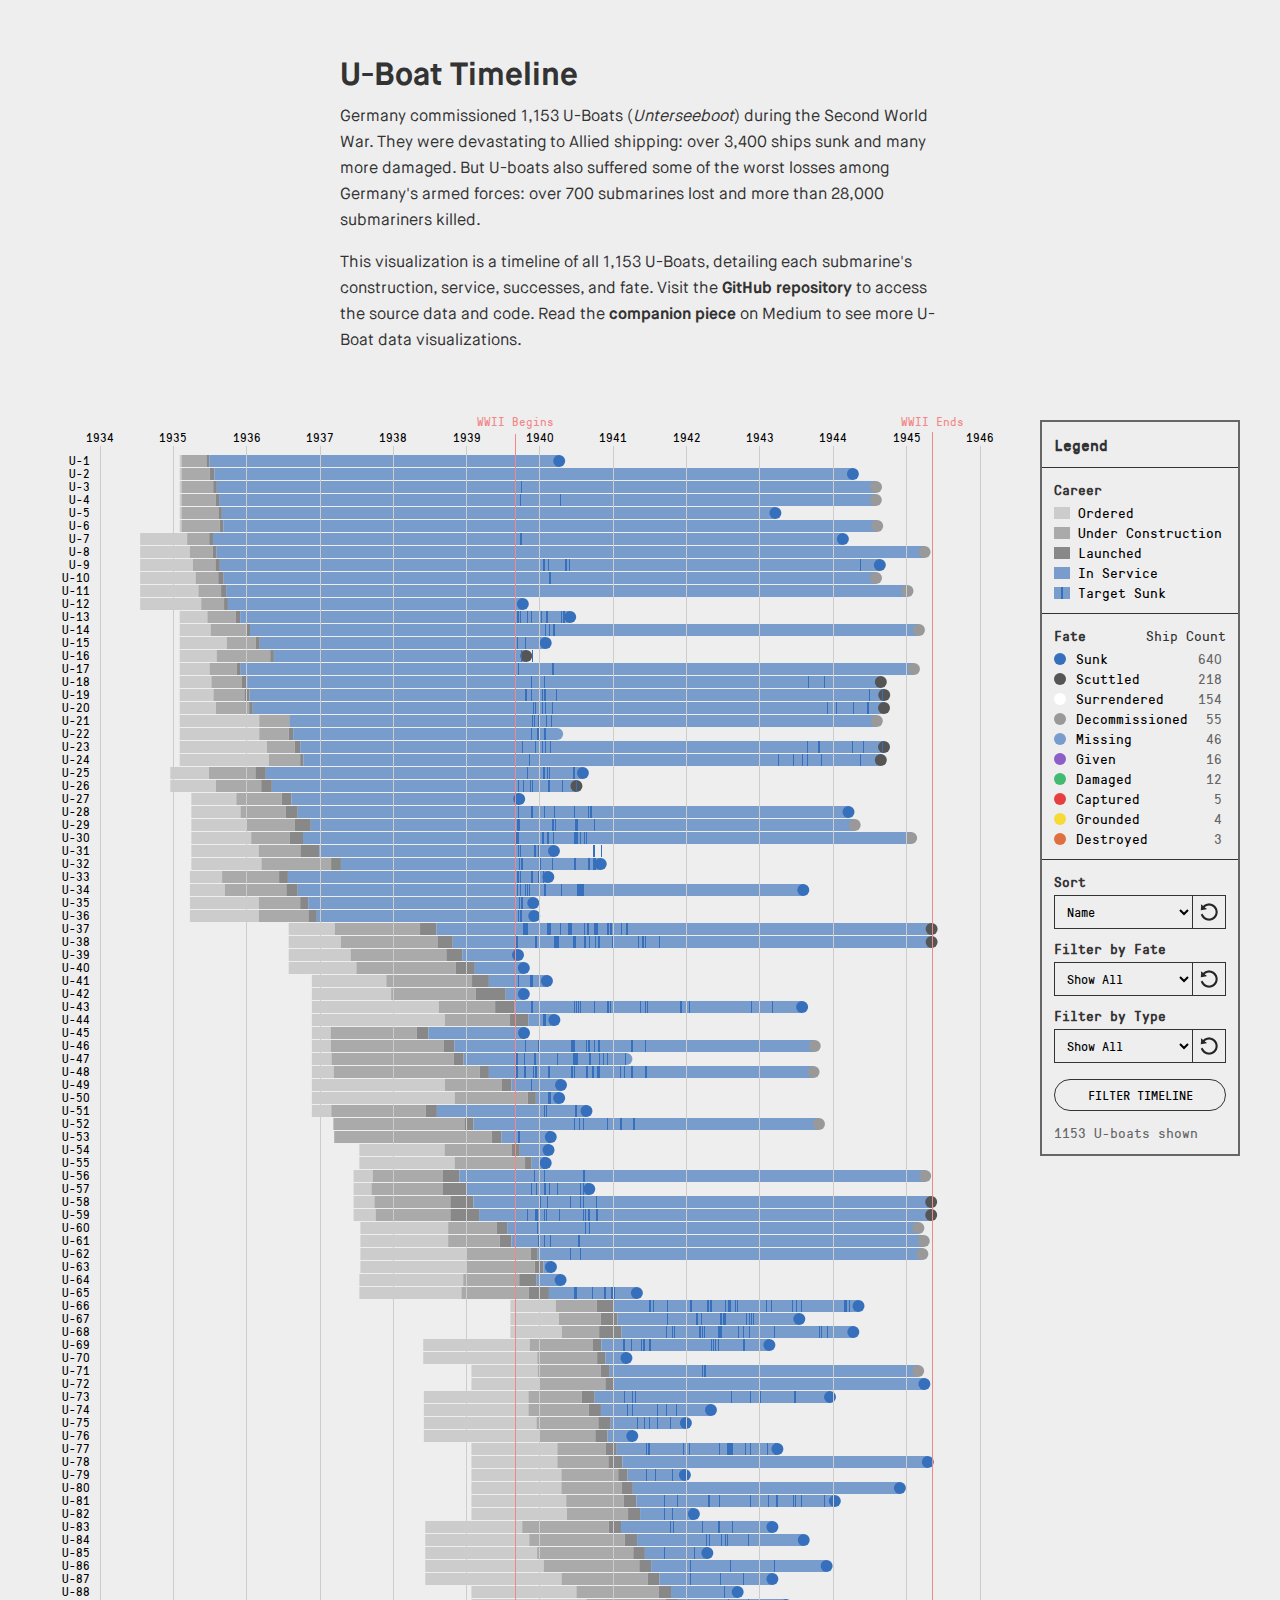
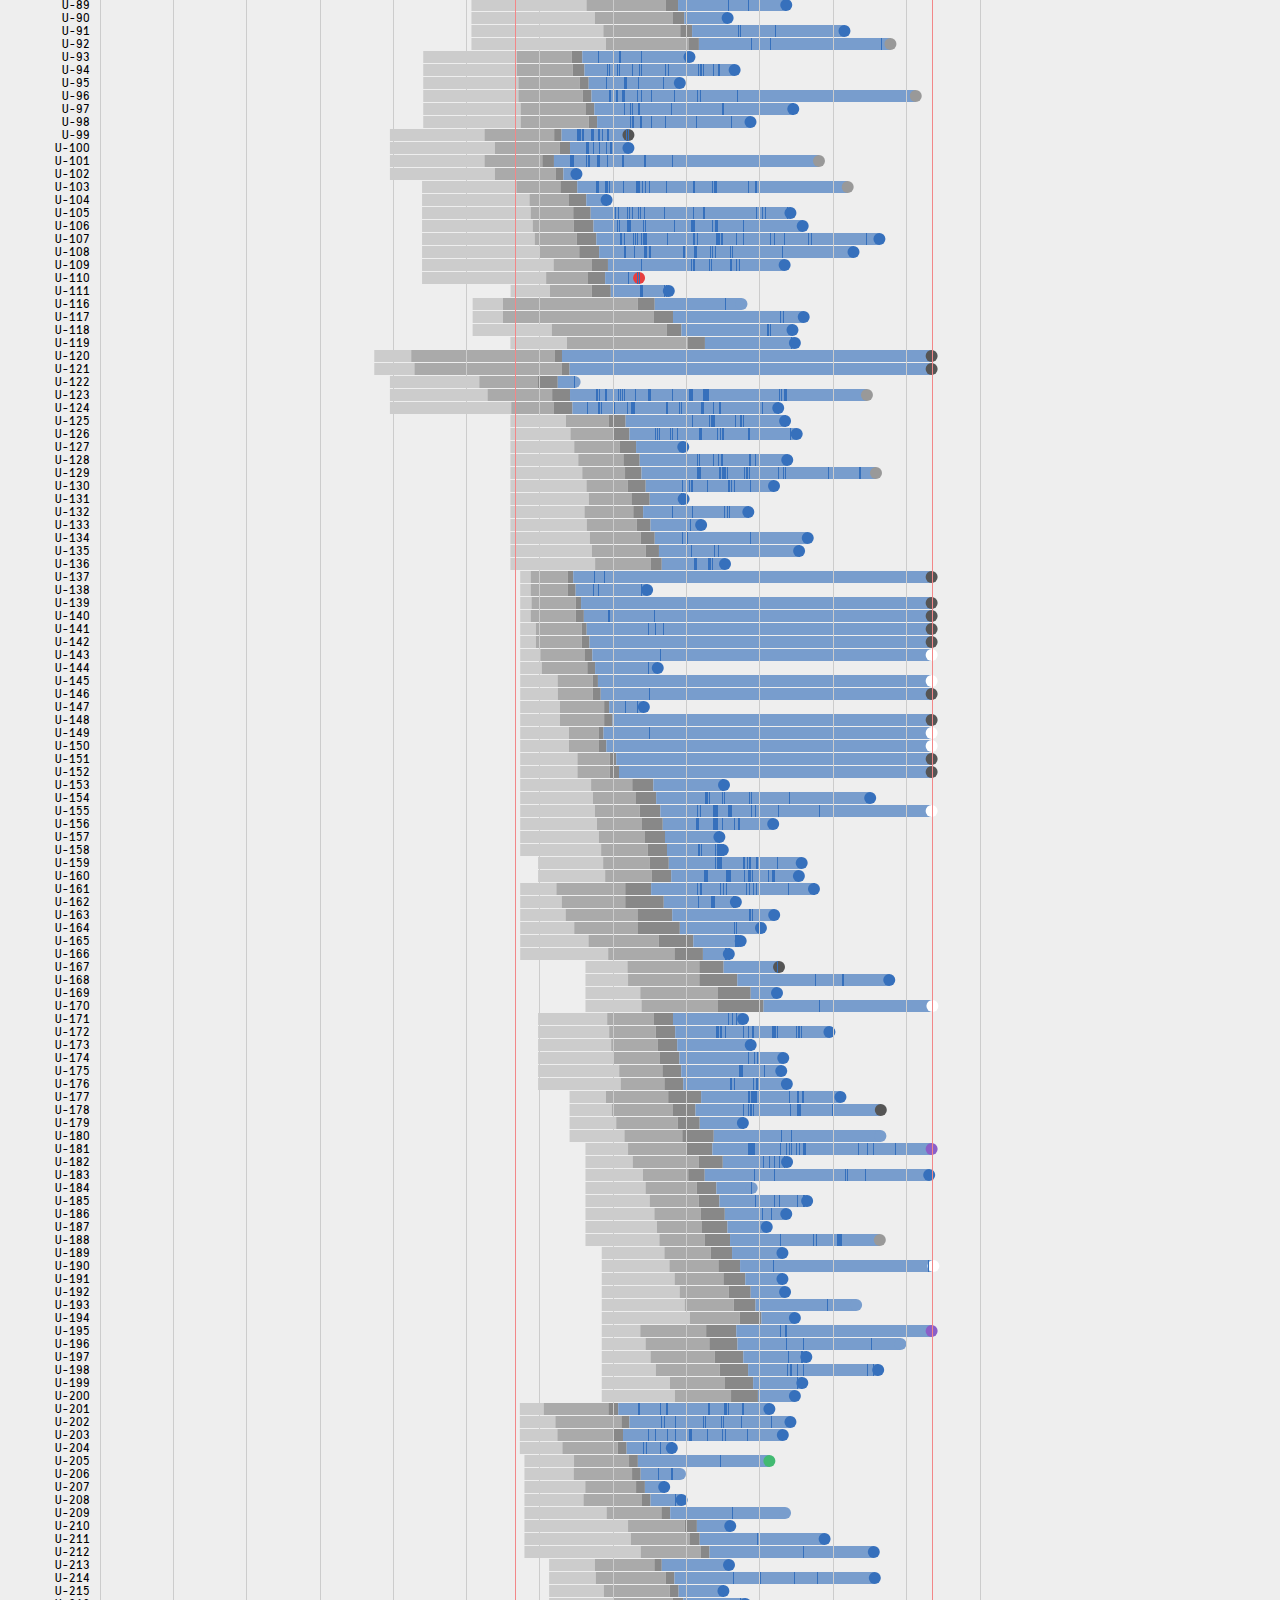
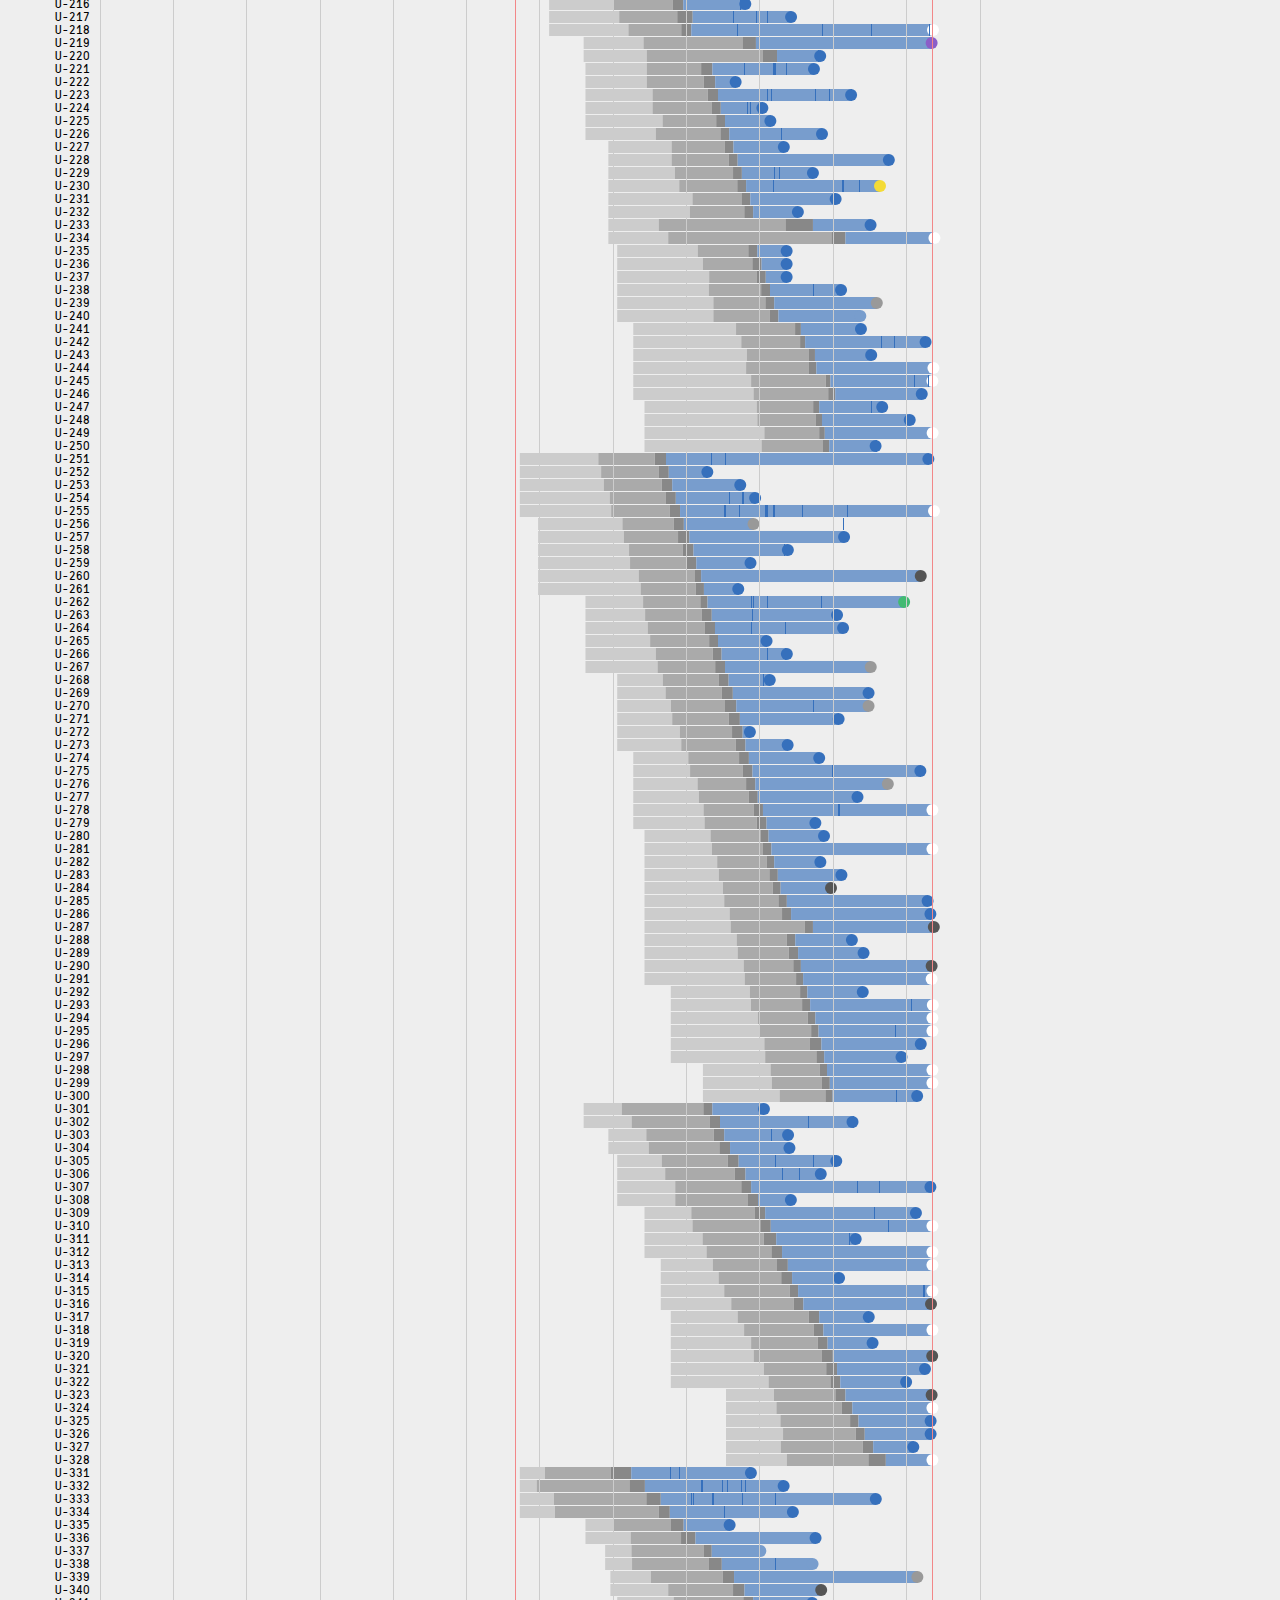
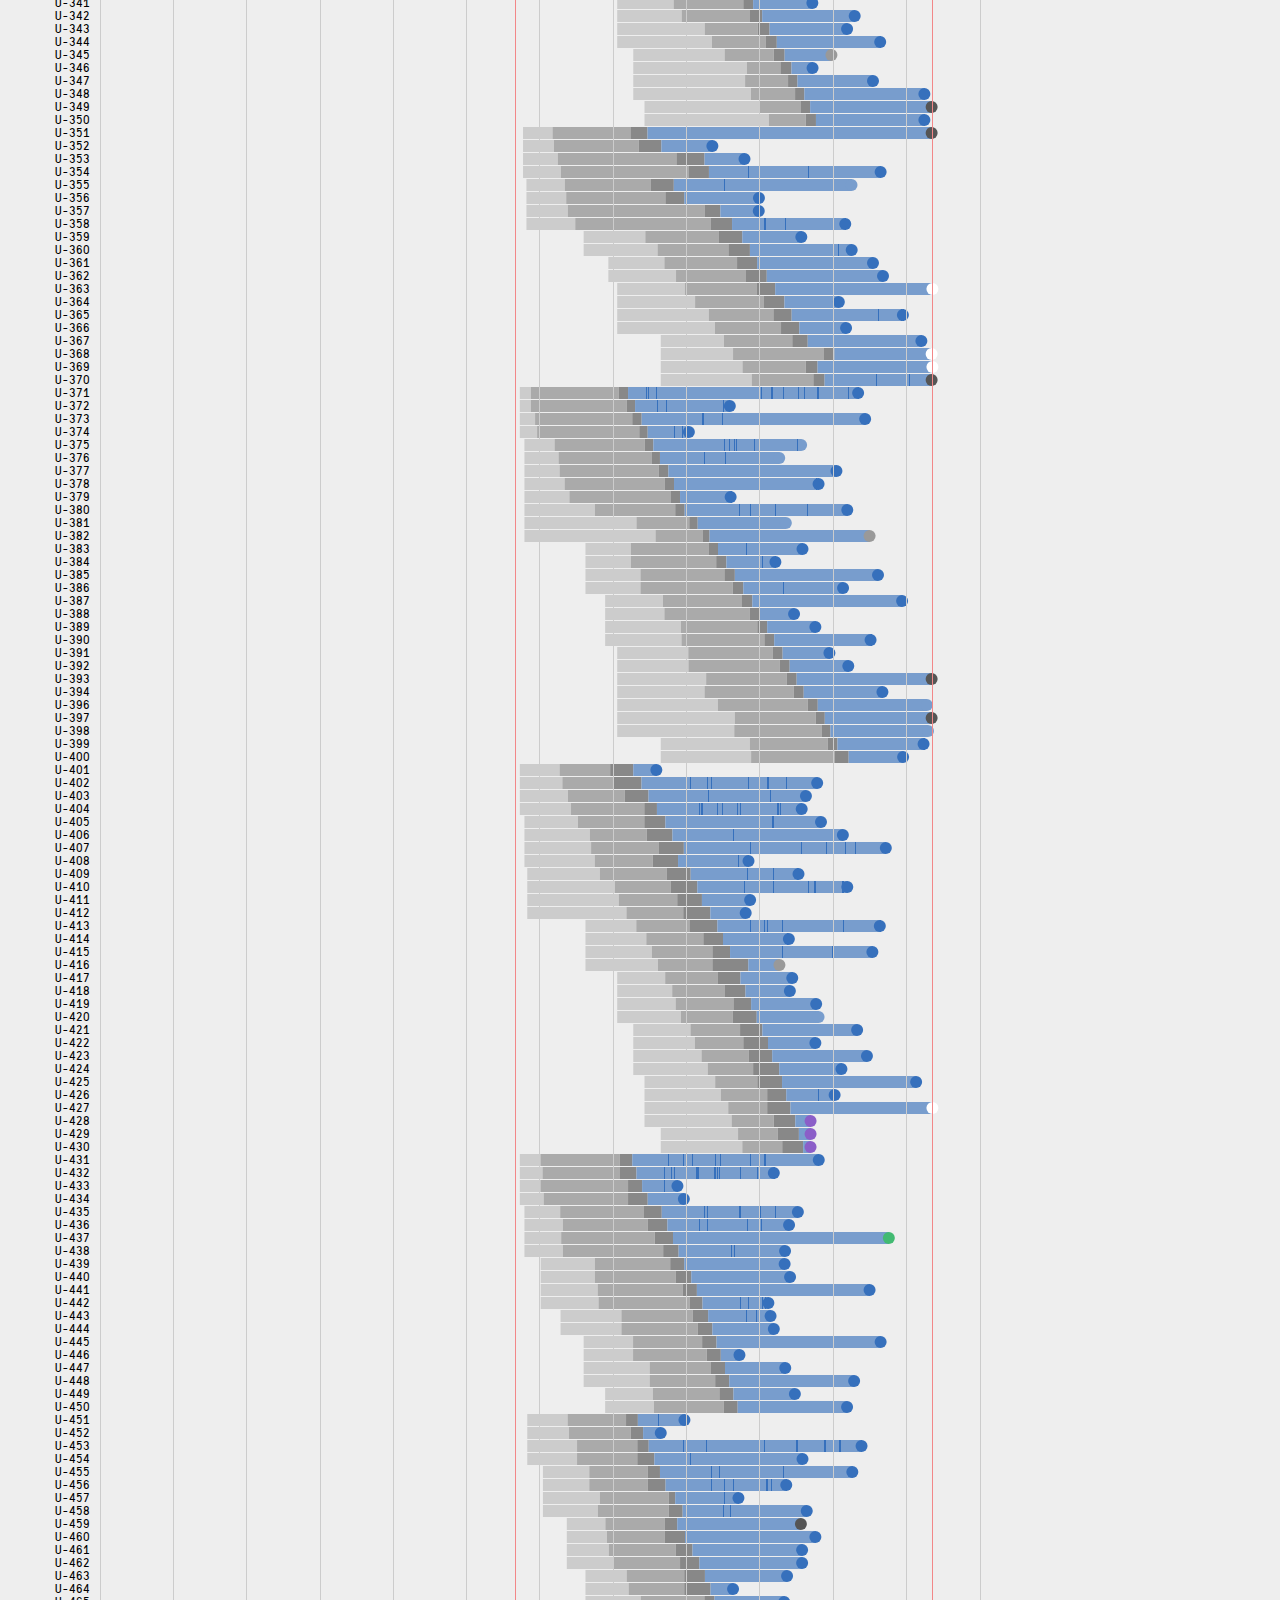
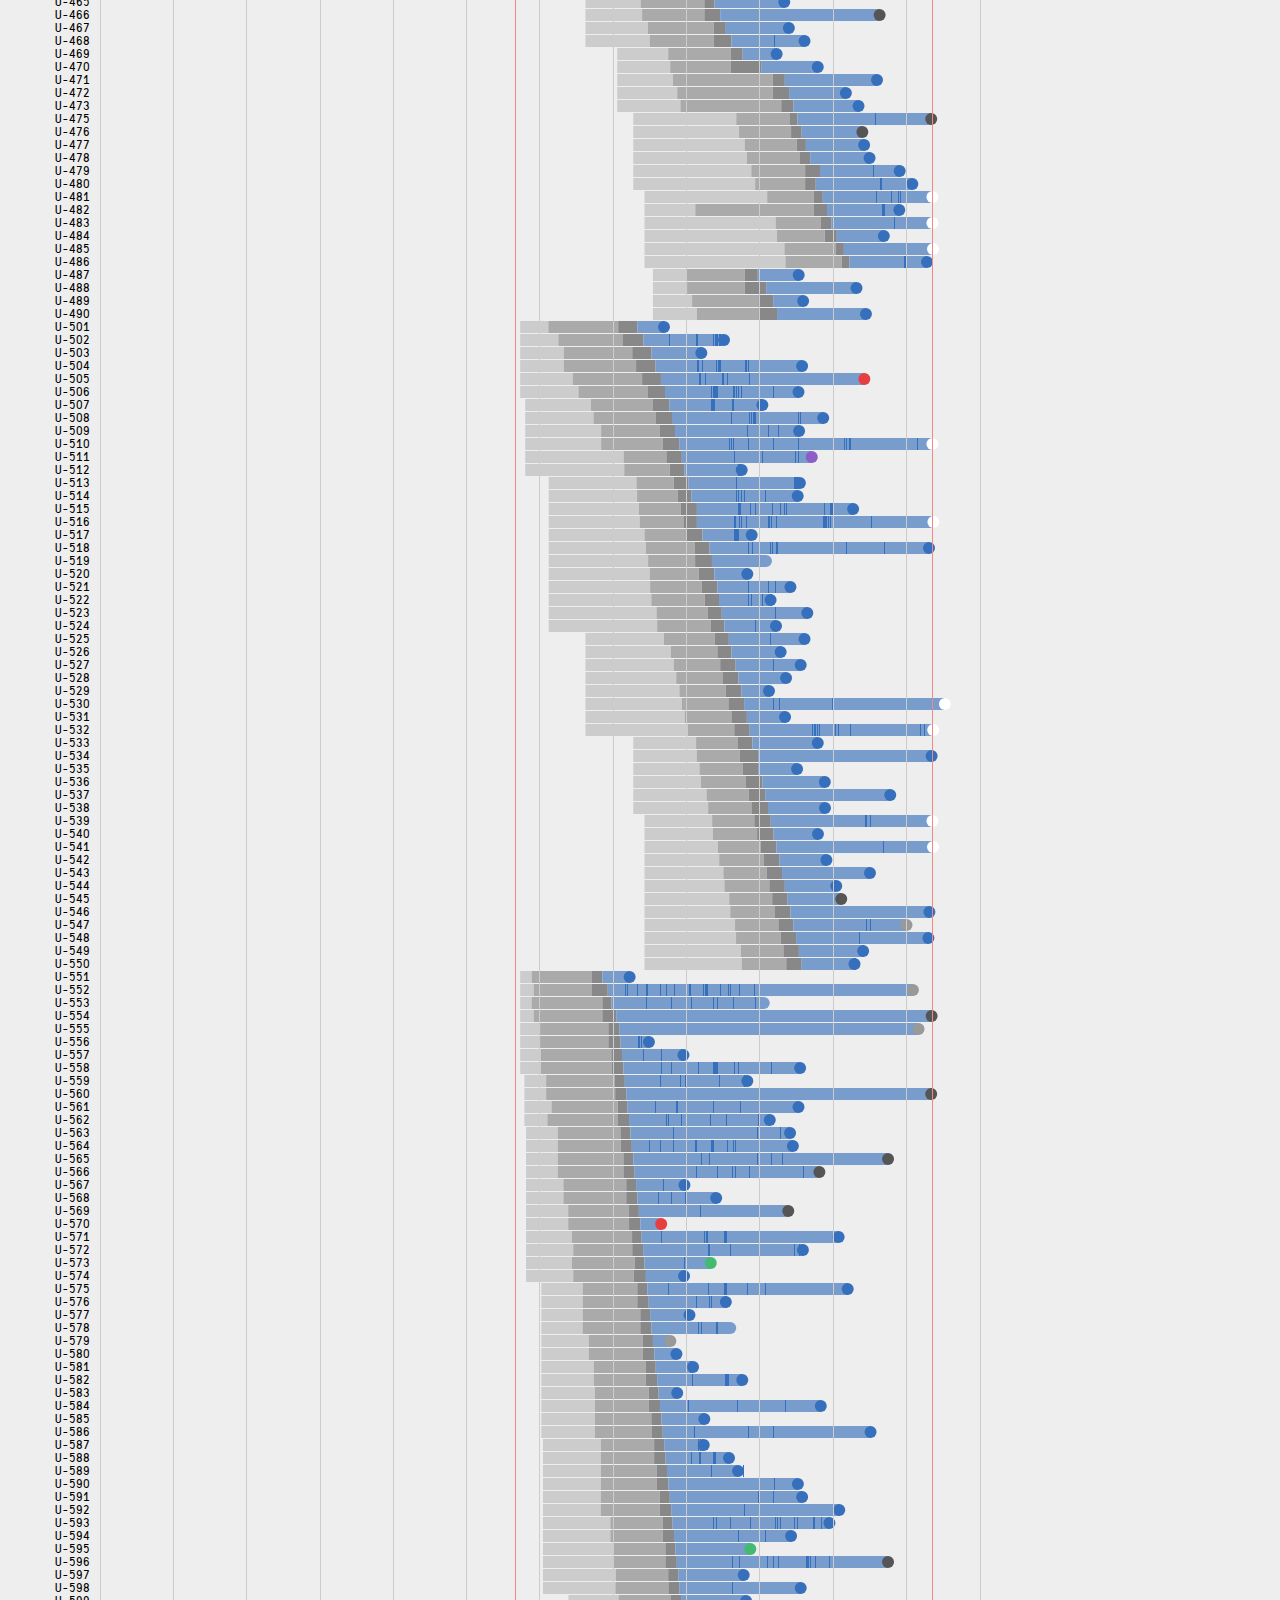
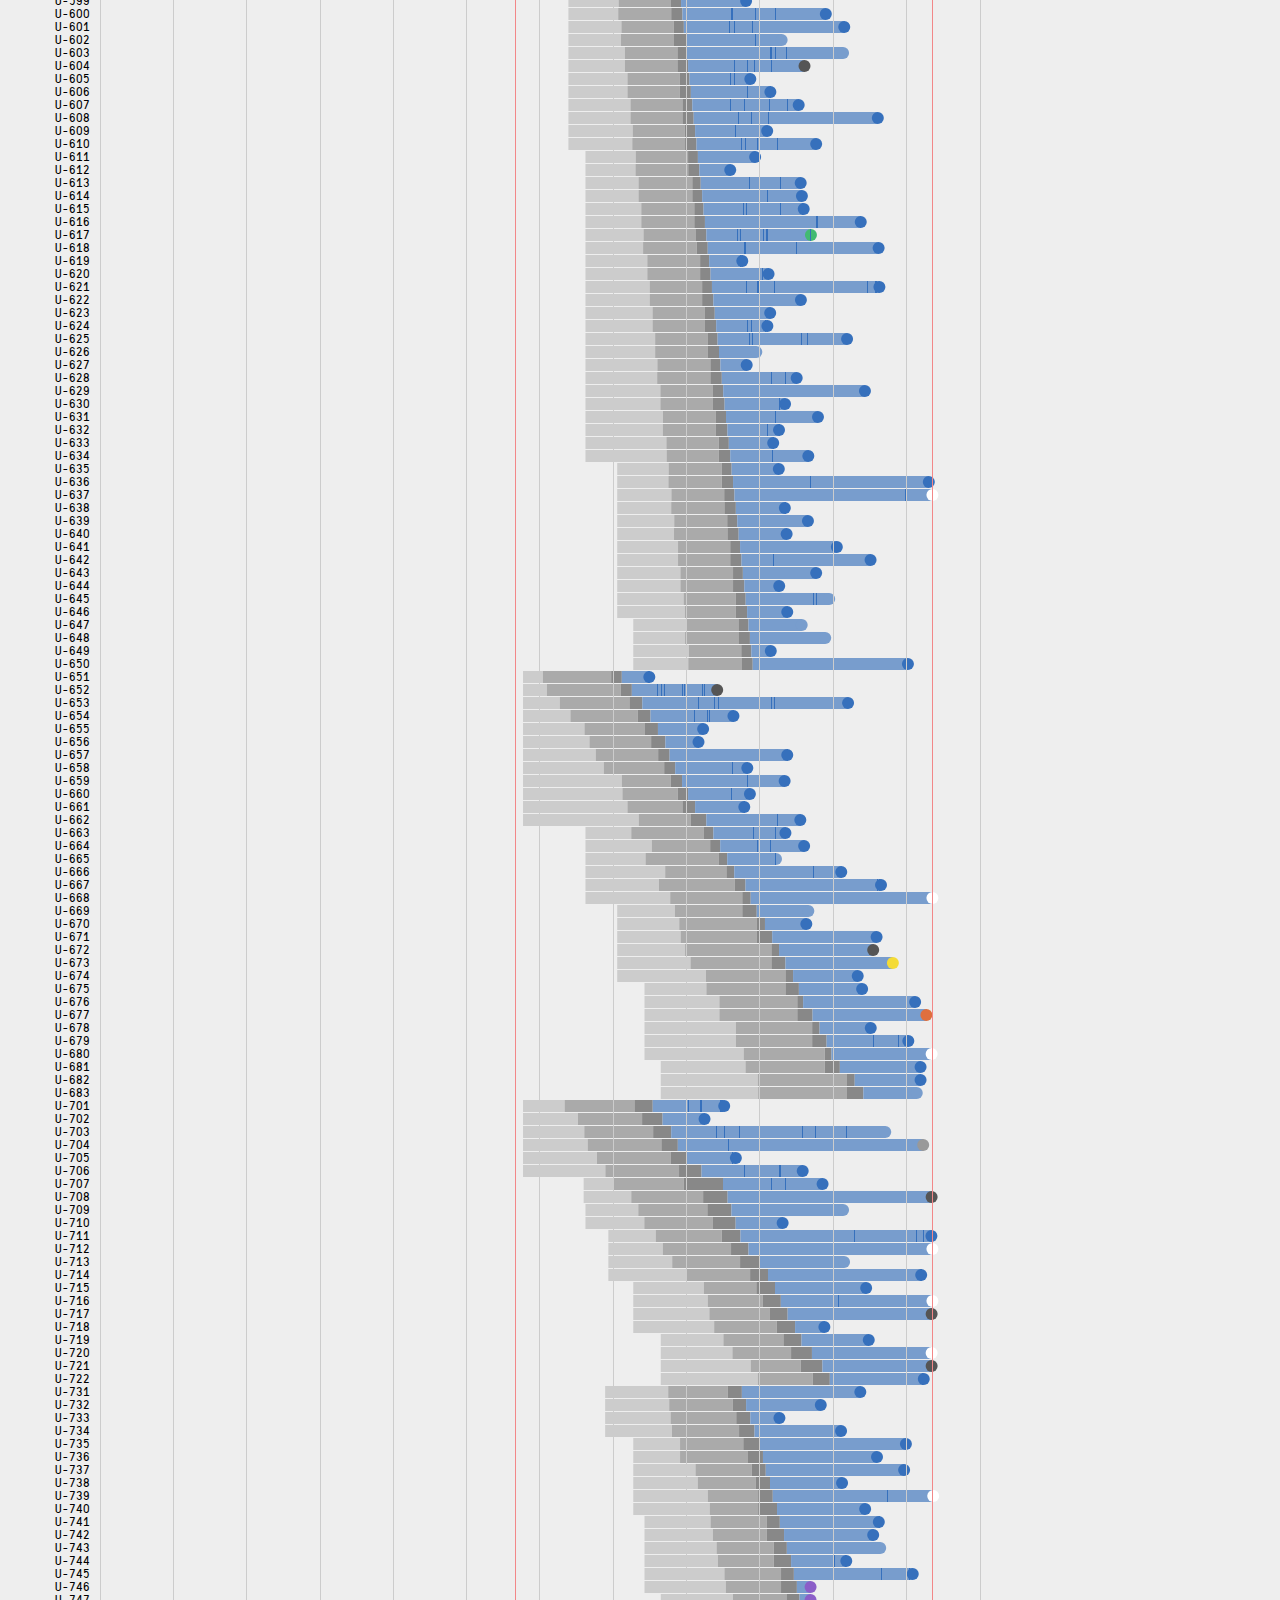
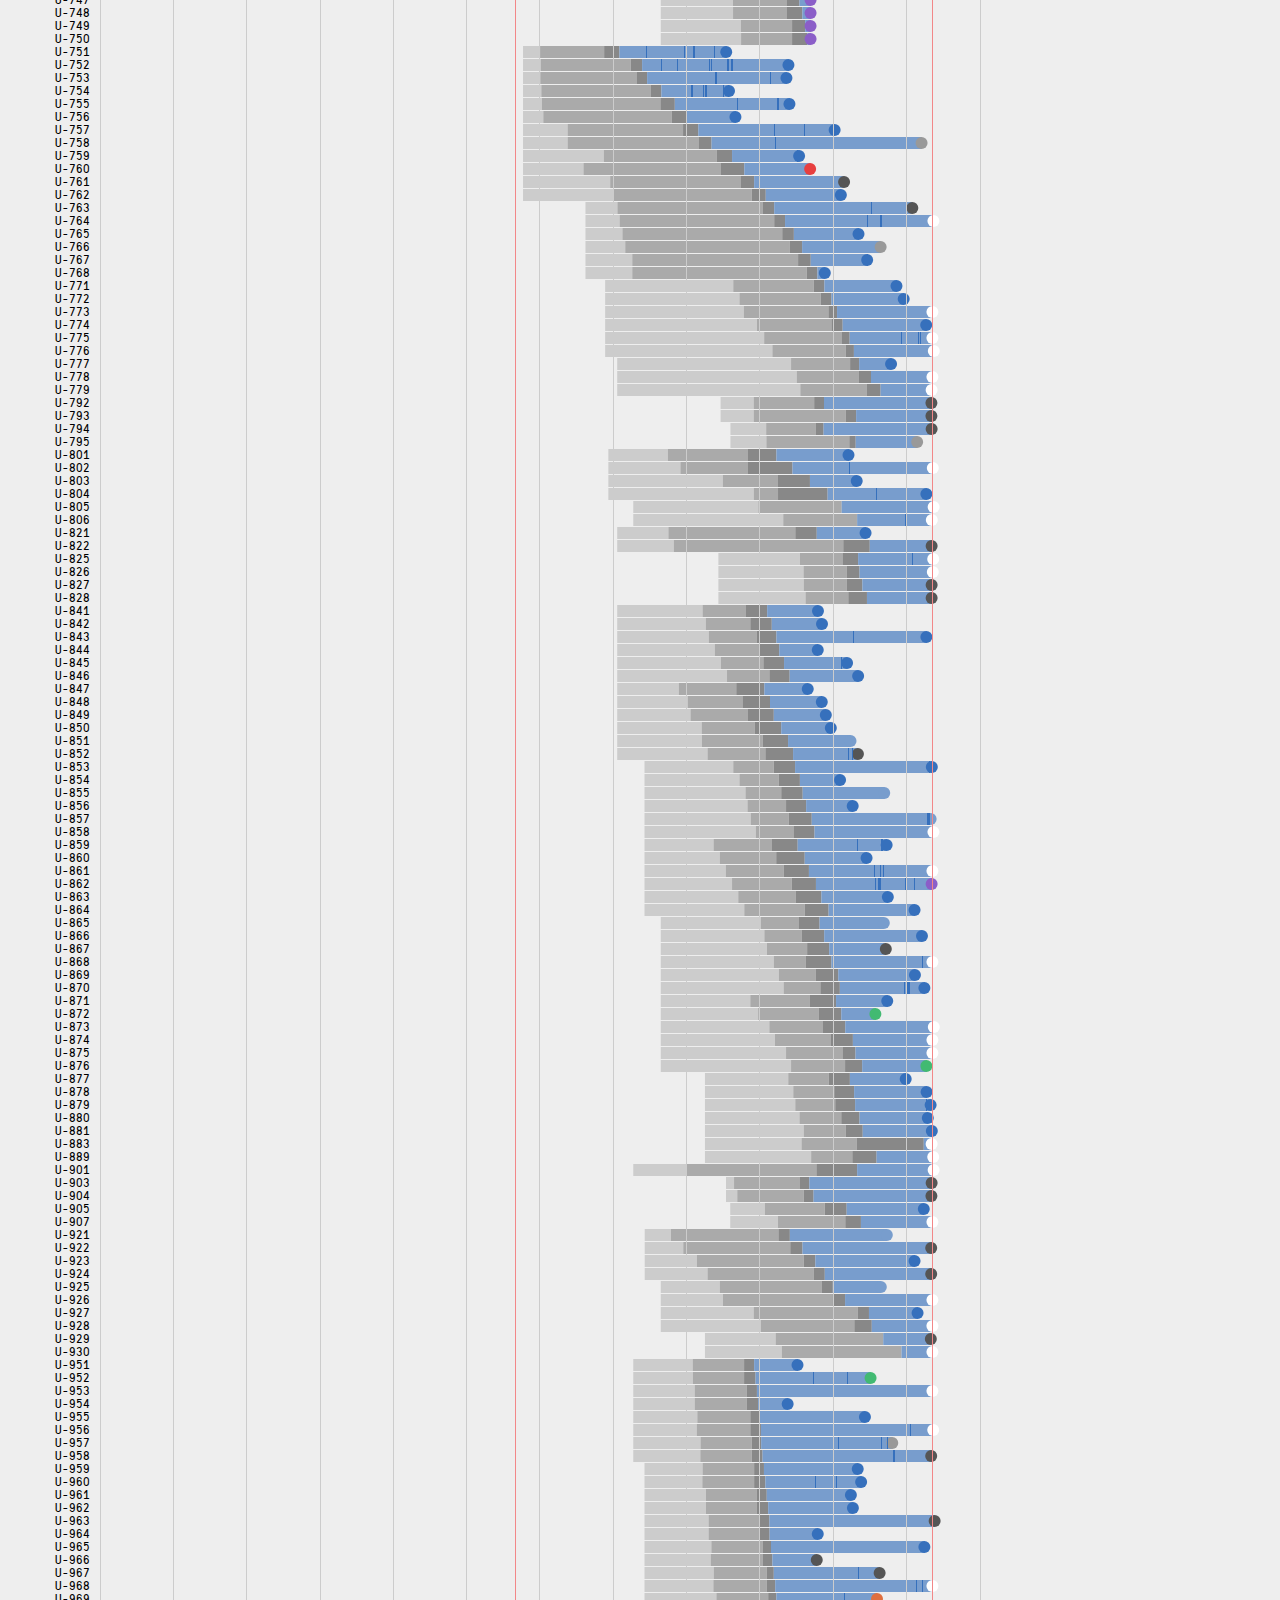
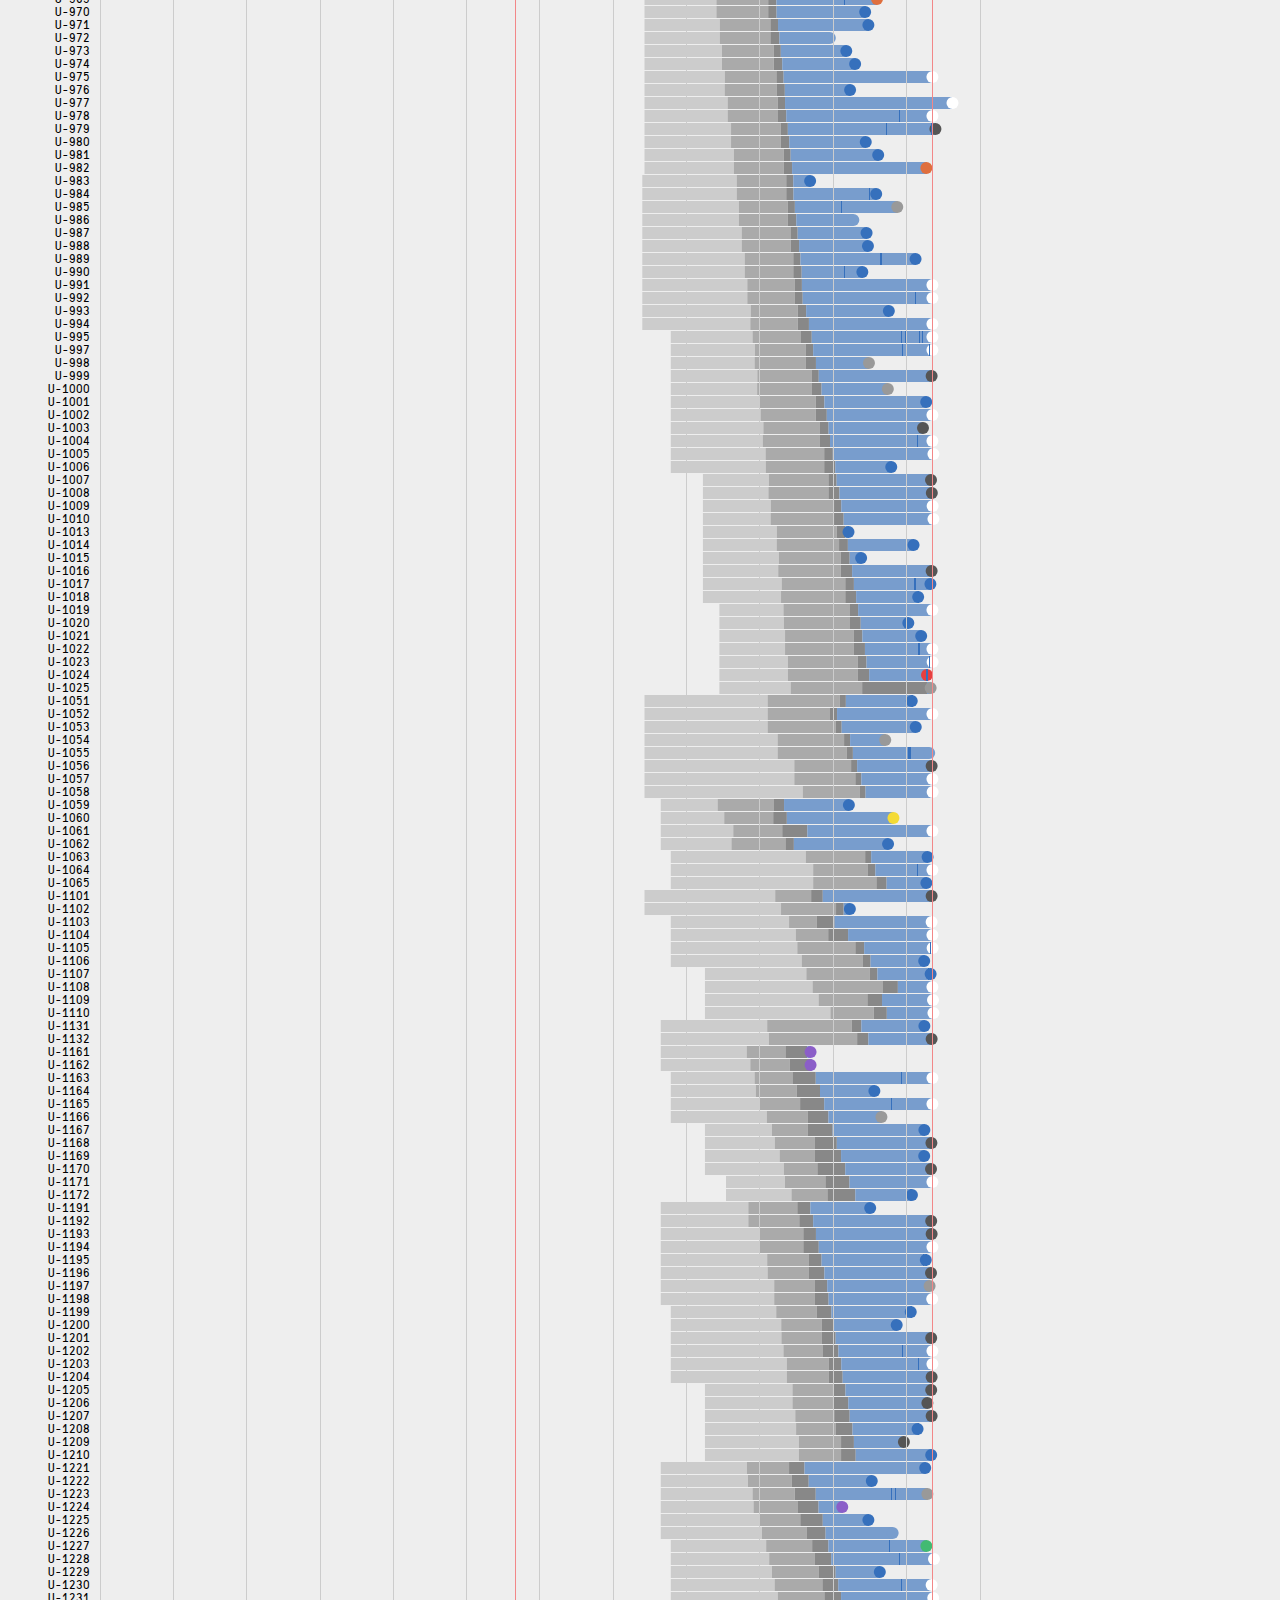
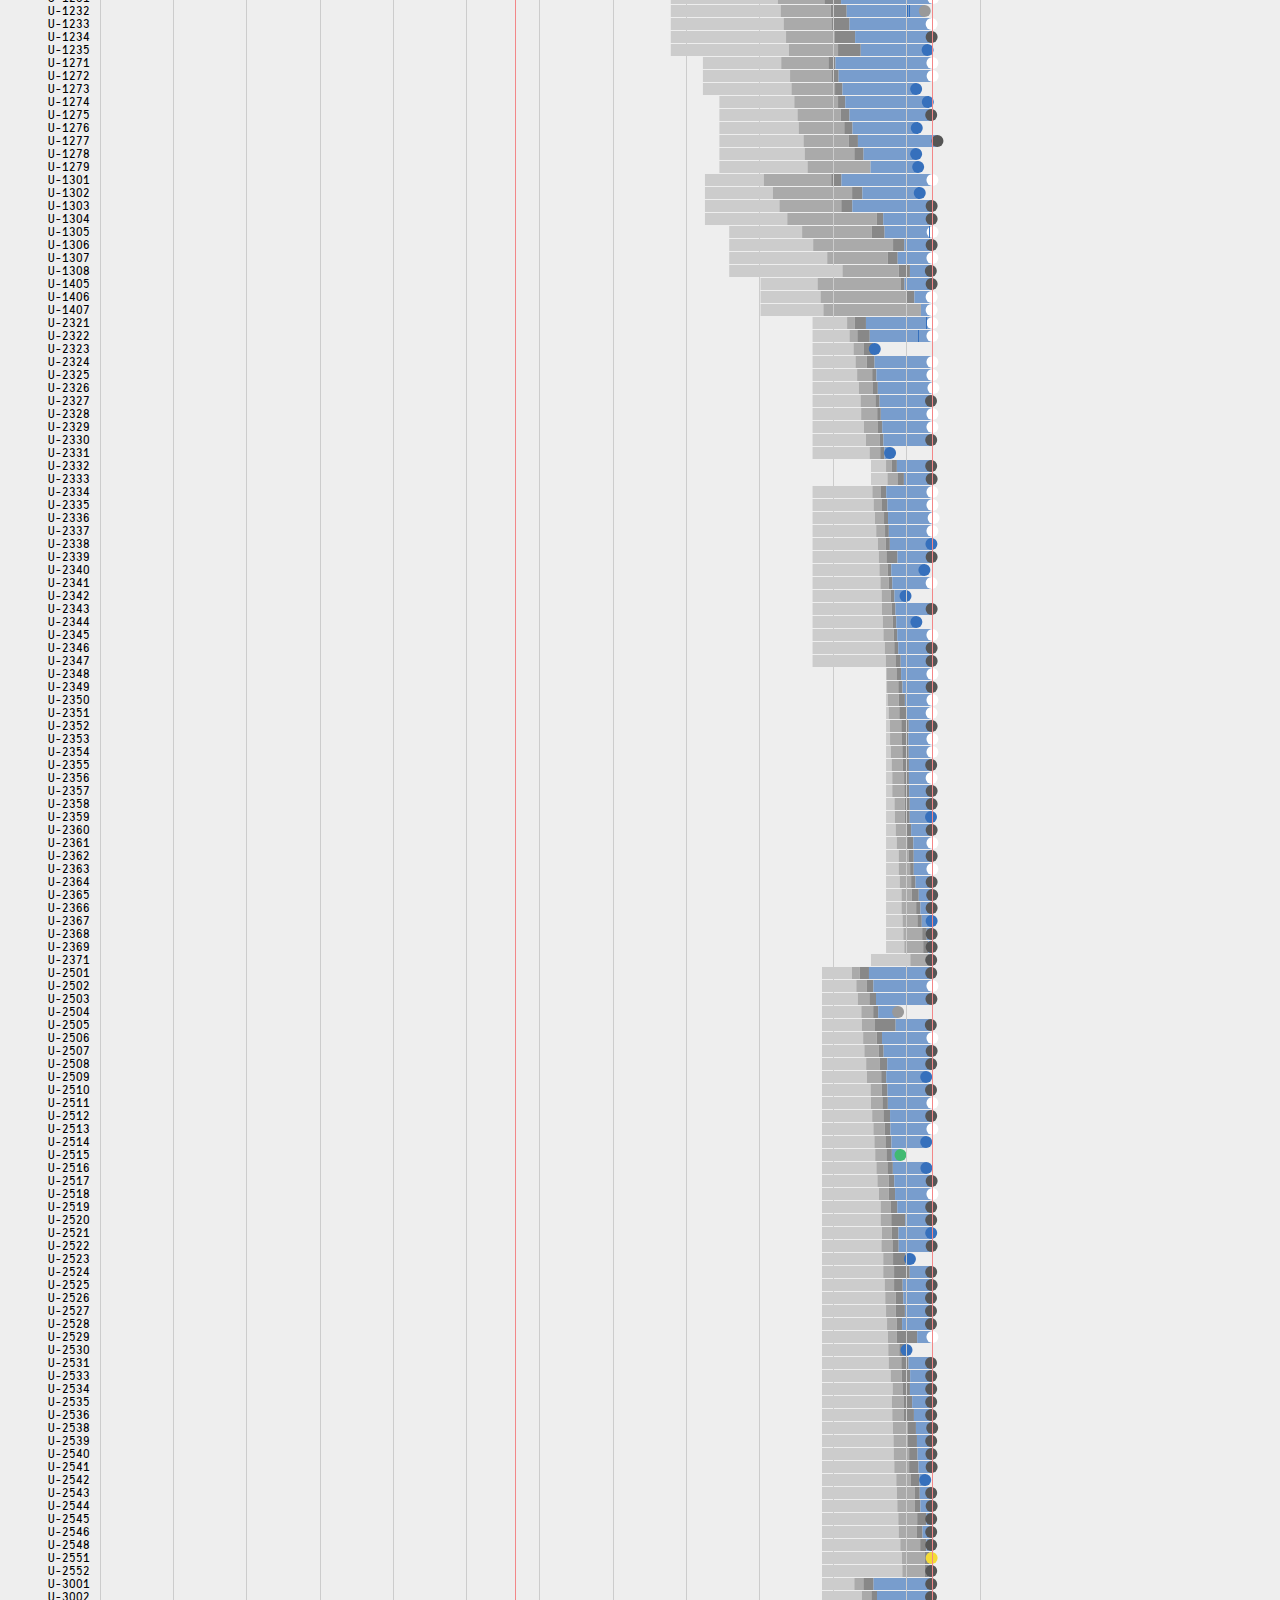
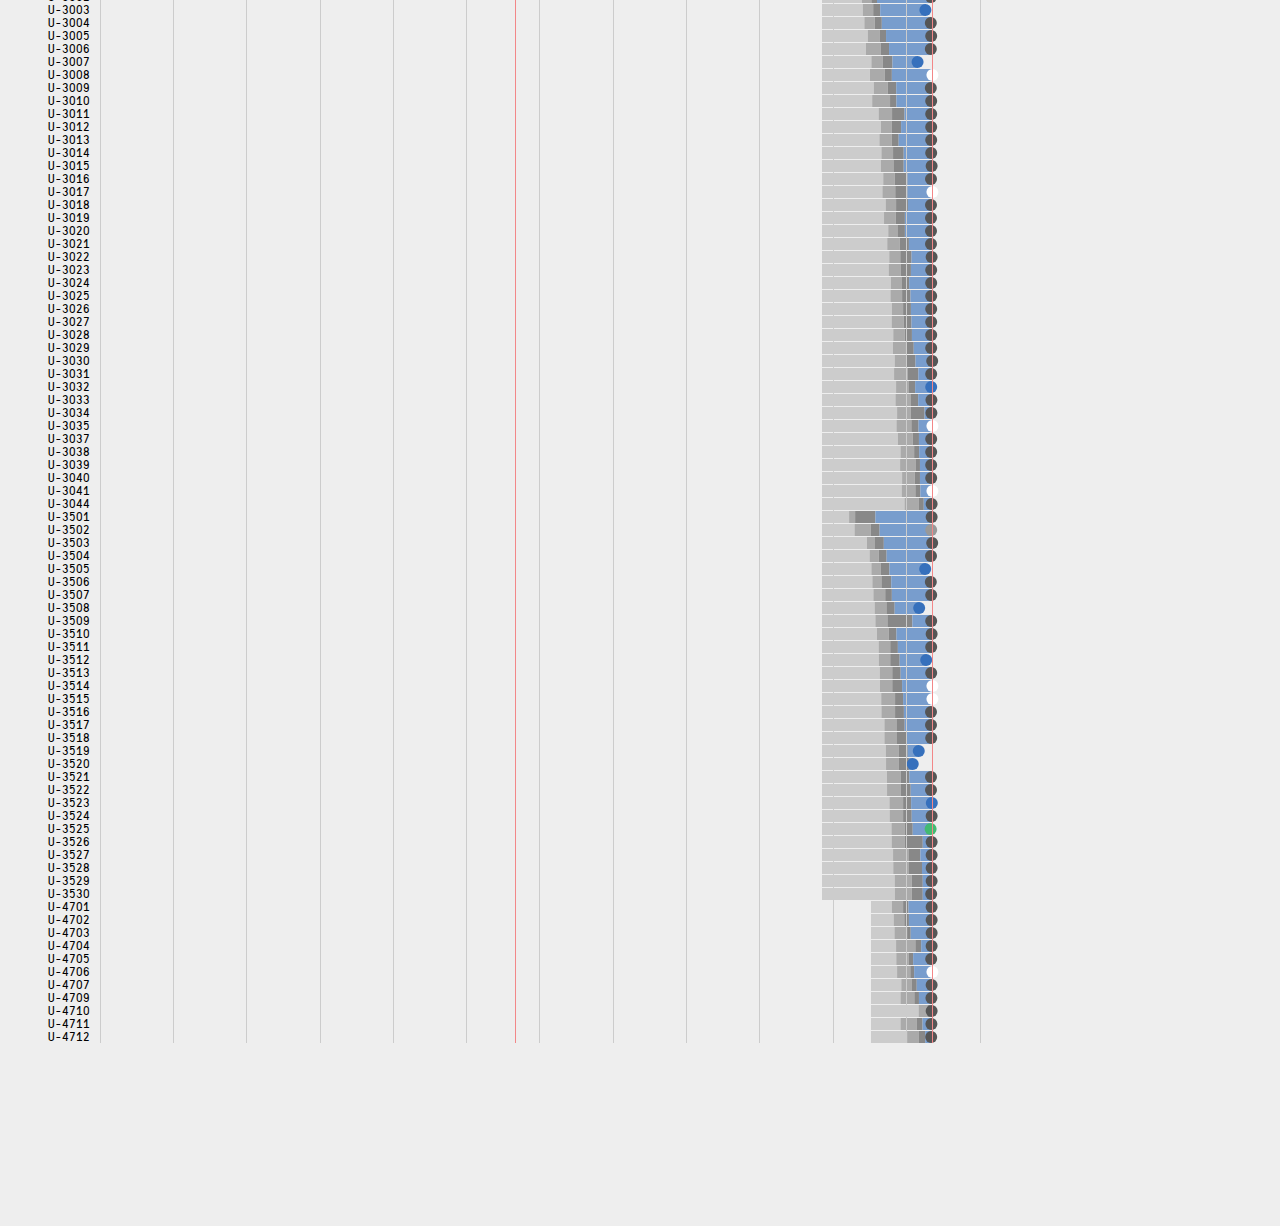
<file: index.html>
<!DOCTYPE html>
<html>
	<head>
		<title>U-Boat Timeline</title>
		<link rel="stylesheet" href="css/style.css">
		<link rel="stylesheet" href="css/grid12.css">
<!--
		<script src="https://ajax.googleapis.com/ajax/libs/jquery/2.1.4/jquery.min.js"></script>
			<script>if (typeof jQuery === 'undefined') {document.write(unescape('js/jquery.js'));}</script>
-->
		<script src="js/jquery.js" charset="utf-8"></script>
		<script src="js/d3.min.js" charset="utf-8"></script>
	</head>

	<body>

		<div id="description">
			<h1>U-Boat Timeline</h1>
			<p>
				Germany commissioned 1,153 U-Boats (<i>Unterseeboot</i>) during the Second World War. They were devastating to Allied shipping: over 3,400 ships sunk and many more damaged. But U-boats also suffered some of the worst losses among Germany's armed forces: over 700 submarines lost and more than 28,000 submariners killed.
			</p>
			<p>
				This visualization is a timeline of all 1,153 U-Boats, detailing each submarine's construction, service, successes, and fate. Visit the <a href="https://github.com/kadenhendron/uboat-data">GitHub repository</a> to access the source data and code. Read the <a href="https://medium.com/@kadenhendron/germany-s-u-boats-data-visualization-6e018c6c174#.t6be2ew0i">companion piece</a> on Medium to see more U-Boat data visualizations.


			</p>
		</div>
		<div id="chart-container">
			<div id="chart"></div>

			<div id="side-content">
				<table id="legend">
					<tr><th>Legend</th></tr>
					<tr>
						<td id="legend-career">
							<h3>Career</h3>
						</td>
					</tr>
					<tr>
						<td id="legend-fate">
							<h3>Fate
								<span>Ship Count</span>
							</h3>
						</td>
					</tr>
					<tr>
						<td>
							<h3>Sort</h3>
							<div class="select-container">
								<select id="sort-options" name="sort-options">
									<option value="shipName">Name</option>
									<option value="orderedDate">Order Date</option>
									<option value="laidDownDate">Laid Down Date</option>
									<option value="launchedDate">Launch Date</option>
									<option value="commissionedDate">Commission Date</option>
									<option value="fateDate">Fate Date</option>
									<option value="shipyard">Shipyard</option>
									<option value="shipsSunk">Ships Sunk</option>
								</select>
								<div class="reset-filter" id="reset-sort-options"></div>
							</div>

							<h3>Filter by Fate</h3>
							<div class="select-container">
								<select id="fate-filter" name="fate-filter">
								</select>
								<div class="reset-filter" id="reset-fate-filter"></div>
							</div>

							<h3>Filter by Type</h3>
							<div class="select-container">
								<select id="ship-type-filter" name="ship-type-filter">
								</select>
								<div class="reset-filter" id="reset-ship-type-filter"></div>
							</div>

							<input type="button" id="redraw-button" value="Filter Timeline">

							<div id="ships-shown">
							</div>
						</td>
					</tr>
				</table>

<!--
				<table id="filter">
					<tr><th>Filters</th></tr>
					<tr>
						<td>
						</td>
					</tr>
				</table>
-->
			</div>
		</div>

		<table id="tooltip"></table>

		<script src="js/drawTimeline.js"></script>
	</body>
</html>
</file>
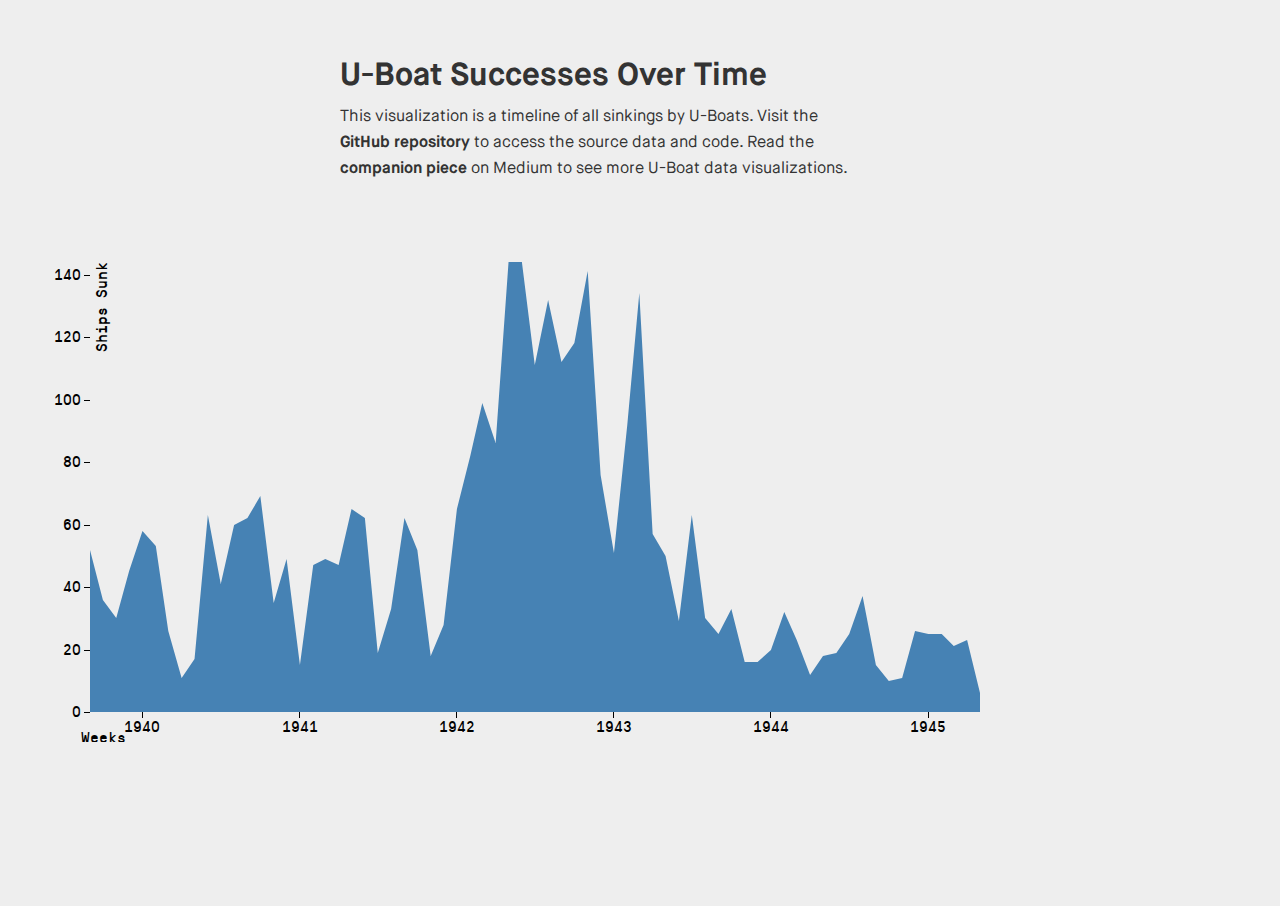
<file: stackedarea.html>
<!DOCTYPE html>
<html>
	<head>
		<title>U-Boat Timeline</title>
		<link rel="stylesheet" href="css/style.css">
		<link rel="stylesheet" href="css/grid12.css">
<!--
		<script src="https://ajax.googleapis.com/ajax/libs/jquery/2.1.4/jquery.min.js"></script>
			<script>if (typeof jQuery === 'undefined') {document.write(unescape('js/jquery.js'));}</script>
-->
		<script src="js/jquery.js" charset="utf-8"></script>
		<script src="js/d3.min.js" charset="utf-8"></script>
	</head>

	<body>
		<div id="description">
			<h1>U-Boat Successes Over Time</h1>
			<p>
				This visualization is a timeline of all sinkings by U-Boats. Visit the <a href="https://github.com/kadenhendron/uboat-data">GitHub repository</a> to access the source data and code. Read the <a href="https://medium.com/@kadenhendron/germany-s-u-boats-data-visualization-6e018c6c174#.t6be2ew0i">companion piece</a> on Medium to see more U-Boat data visualizations.
			</p>
		</div>

		<div id="chart-container">
			<div id="chart"></div>
		</div>

		<table id="tooltip"></table>

		<style>

		.axis path,
		.axis line {
			fill: none;
			stroke: #000;
			shape-rendering: crispEdges;
		}

		.area {
			fill: steelblue;
			//stroke: #000;
		}

		</style>

		<script>

			var margin = {top: 20, right: 20, bottom: 30, left: 50},
				width = 960 - margin.left - margin.right,
				height = 500 - margin.top - margin.bottom;

			var svg = d3.select("body").append("svg")
				.attr("width", width + margin.left + margin.right)
				.attr("height", height + margin.top + margin.bottom)
				.append("g")
				.attr("transform", "translate(" + margin.left + "," + margin.top + ")");

			var	minDate = new Date("1934"),
				maxDate = new Date("1/1/1946")

			//var x = d3.scaleTime()
			//	.rangeRound([0, width]);
			var	x = d3.time.scale()
				.domain([minDate, maxDate]).range([0, width]);

			var y = d3.scale.linear()
				.rangeRound([height, 0]);

			var xAxis = d3.svg.axis()
				.scale(x)
				.orient("bottom");

			var yAxis = d3.svg.axis()
				.scale(y)
				.orient("left");

			var area = d3.svg.area()
				.x(function(d) { return x(d.date); })
				.y0(height)
				.y1(function(d) { return y(d.count); })
				;


			d3.csv("data/uboat-target-data.csv", function(error, data) {
				if (error) throw error;

				var targetCount = d3.nest()
					.key(function(d) {
						var newDate = new Date(d.attack_date);
						return d3.time.month(newDate);
					})
					.rollup(function(v) { return v.length; })
					.entries(data);

				targetCount.forEach(function(d) {
					d.date = new Date(d.key);
					d.count = +d.values;
				});

//				console.log(JSON.stringify(targetCount));

				x.domain(d3.extent(targetCount, function(d) { return d.date; }));
				y.domain([0, d3.max(targetCount, function(d) { return d.count; })]);

				function sortByDateAscending(a, b) {
					// Dates will be cast to numbers automagically:
					return a.date - b.date;
				}

				targetCount = targetCount.sort(sortByDateAscending);

				svg.append("path")
					.datum(targetCount)
					.attr("class", "area")
					.attr("d", area);

//				svg.selectAll(".dot")
//				  .data(targetCount)
//				.enter().append("circle")
//				  .attr("class", "dot")
//				  .attr("r", 4)
//				  .attr("cx", function(d) { return x(d.date); })
//				  .attr("cy", function(d) { return y(d.count); })
//				  .style("fill", "Red")
//				  ;

				svg.append("g")
					.attr("class", "x axis")
					.attr("transform", "translate(0," + height + ")")
					.call(xAxis)
				.append("text")
					.attr("y", 20)
					.attr("x", 36)
					.attr("dy", ".71em")
					.style("text-anchor", "end")
					.text("Weeks");

				svg.append("g")
					.attr("class", "y axis")
					.call(yAxis)
				.append("text")
					.attr("transform", "rotate(-90)")
					.attr("y", 6)
					.attr("dy", ".71em")
					.style("text-anchor", "end")
					.text("Ships Sunk");
			});


		</script>
	</body>
</html>
</file>
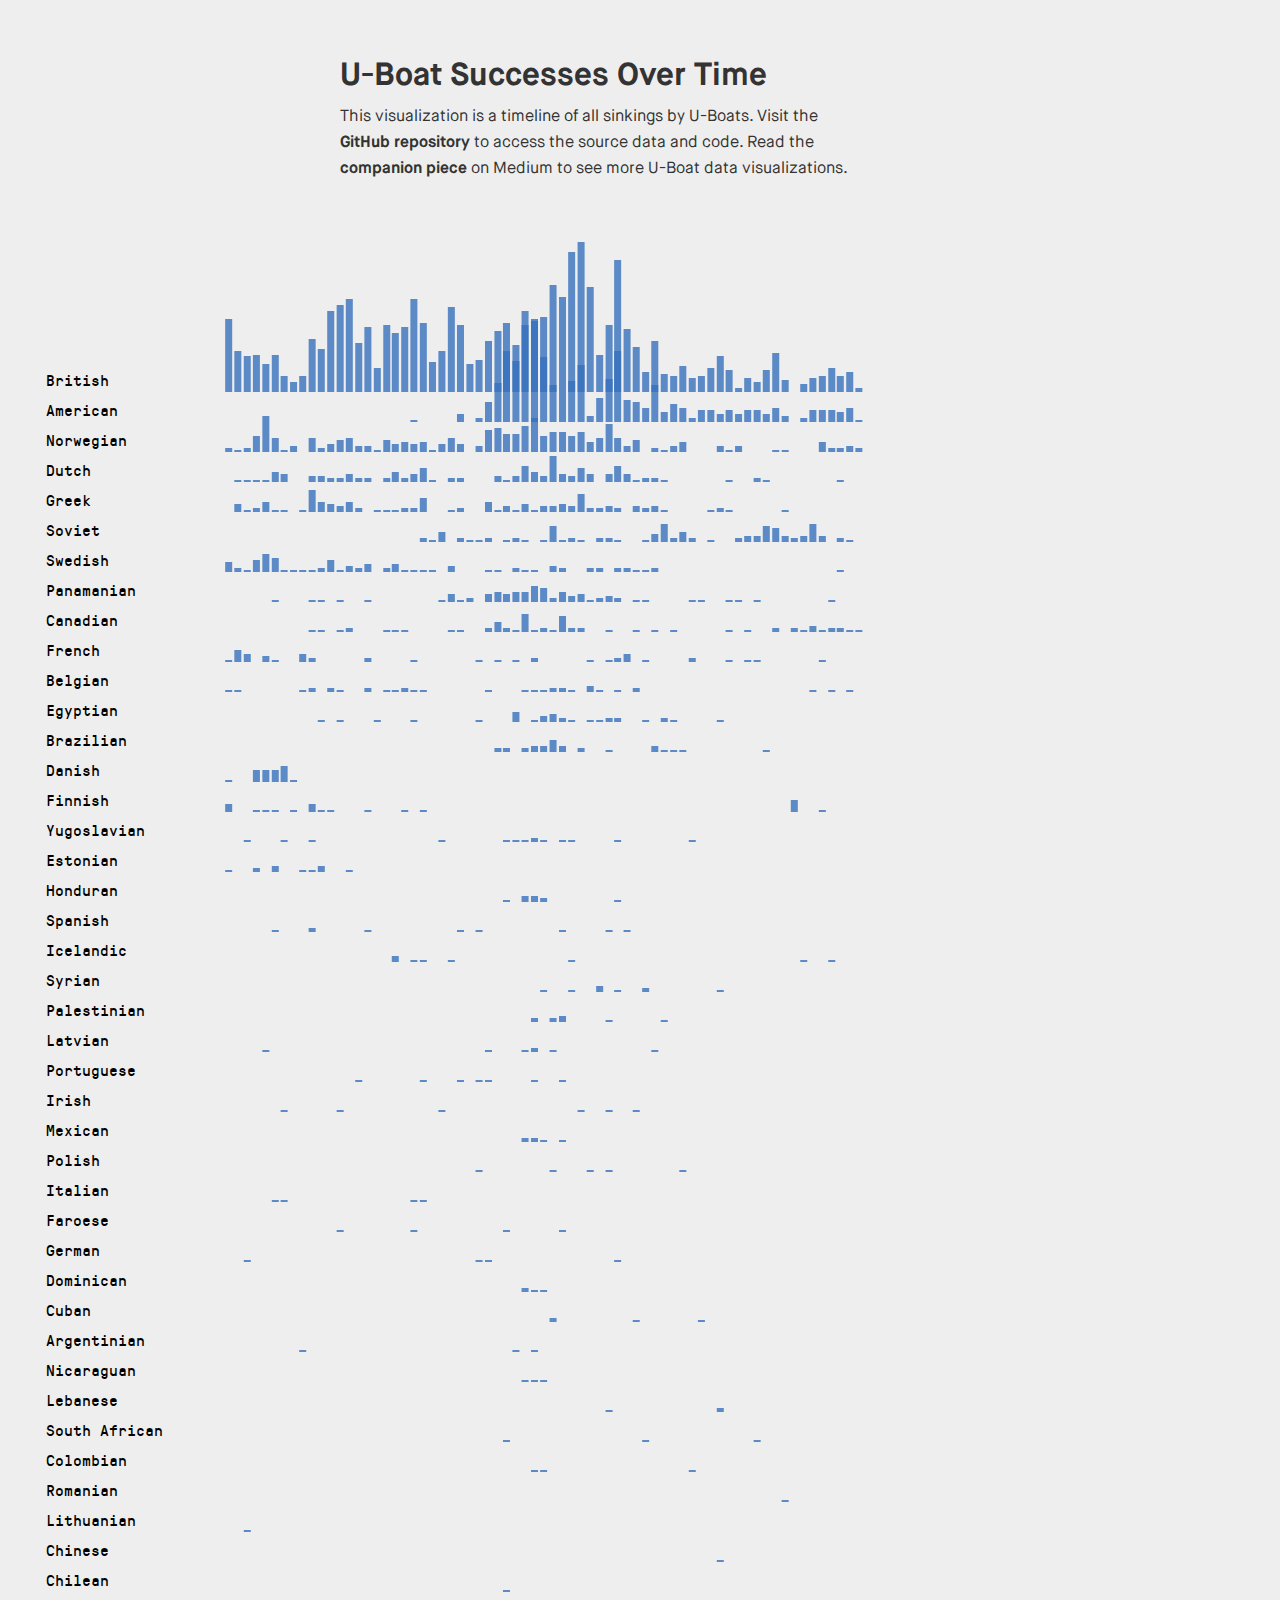
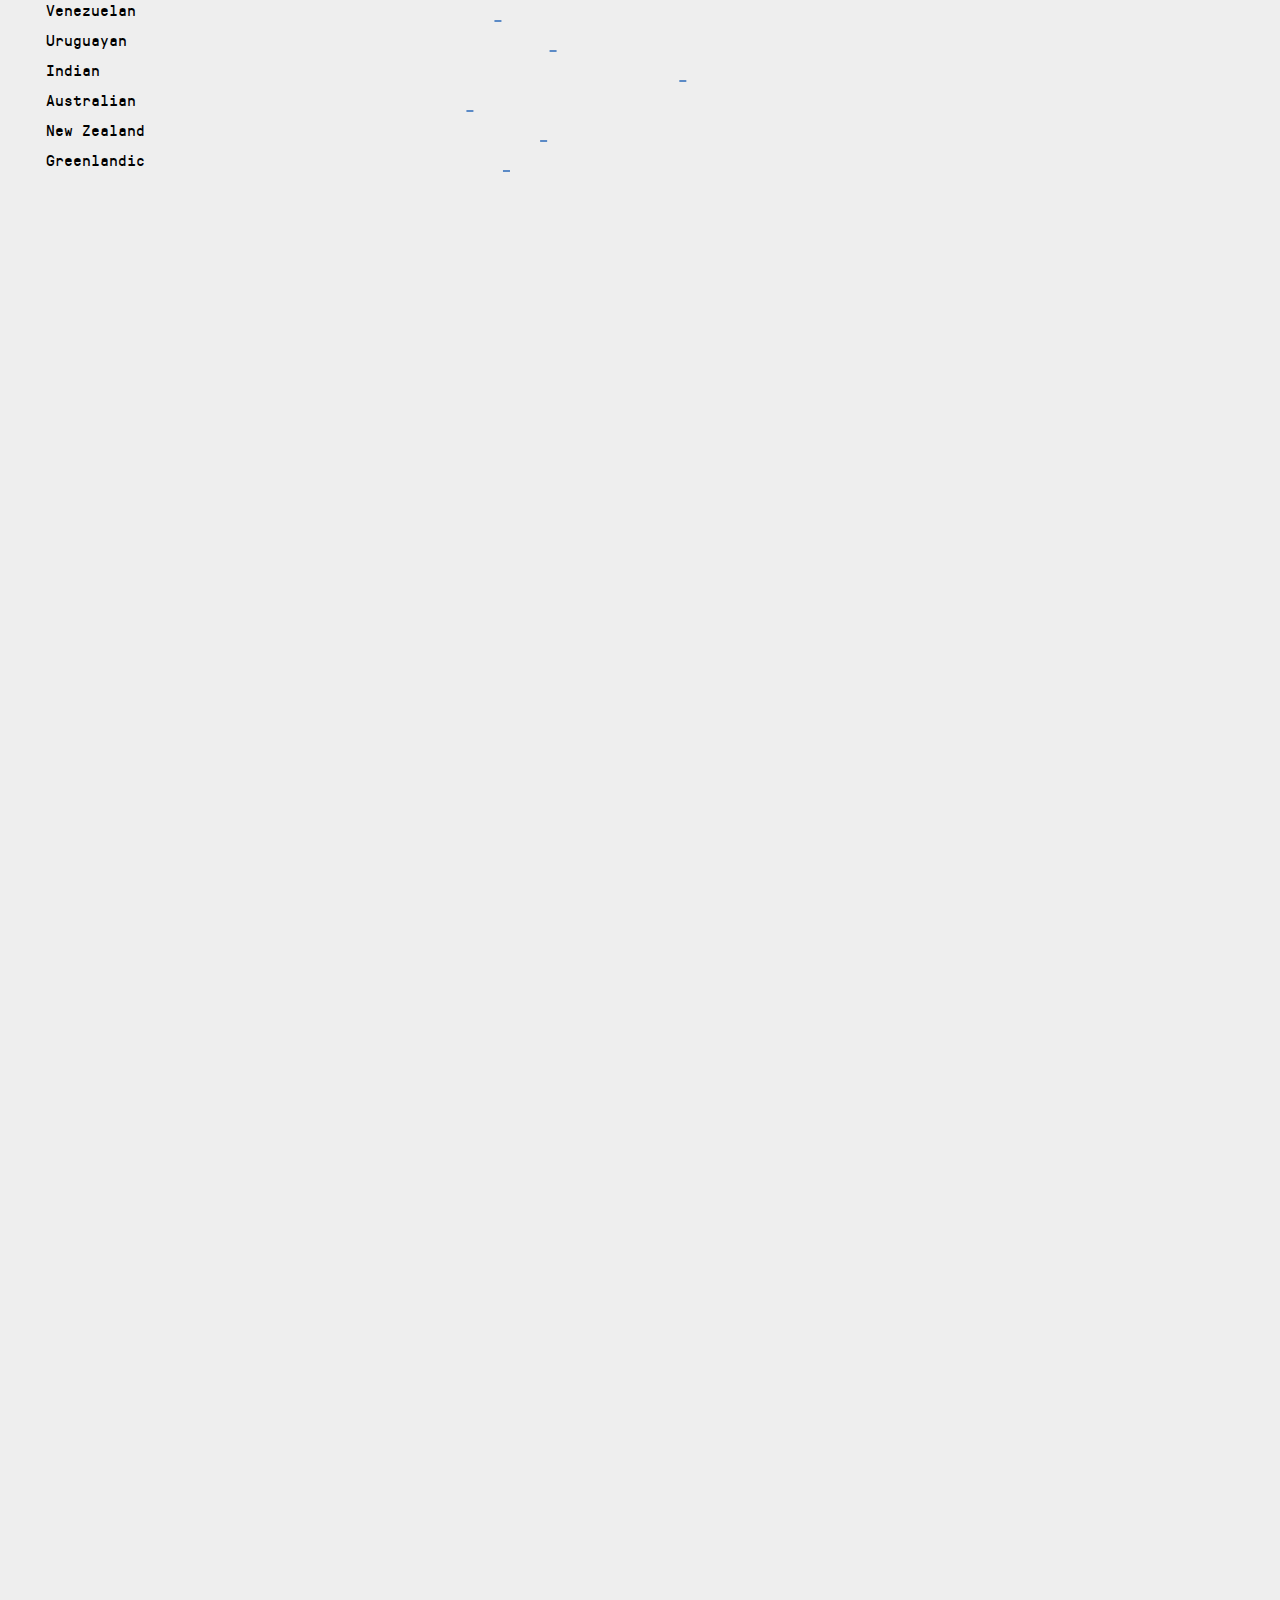
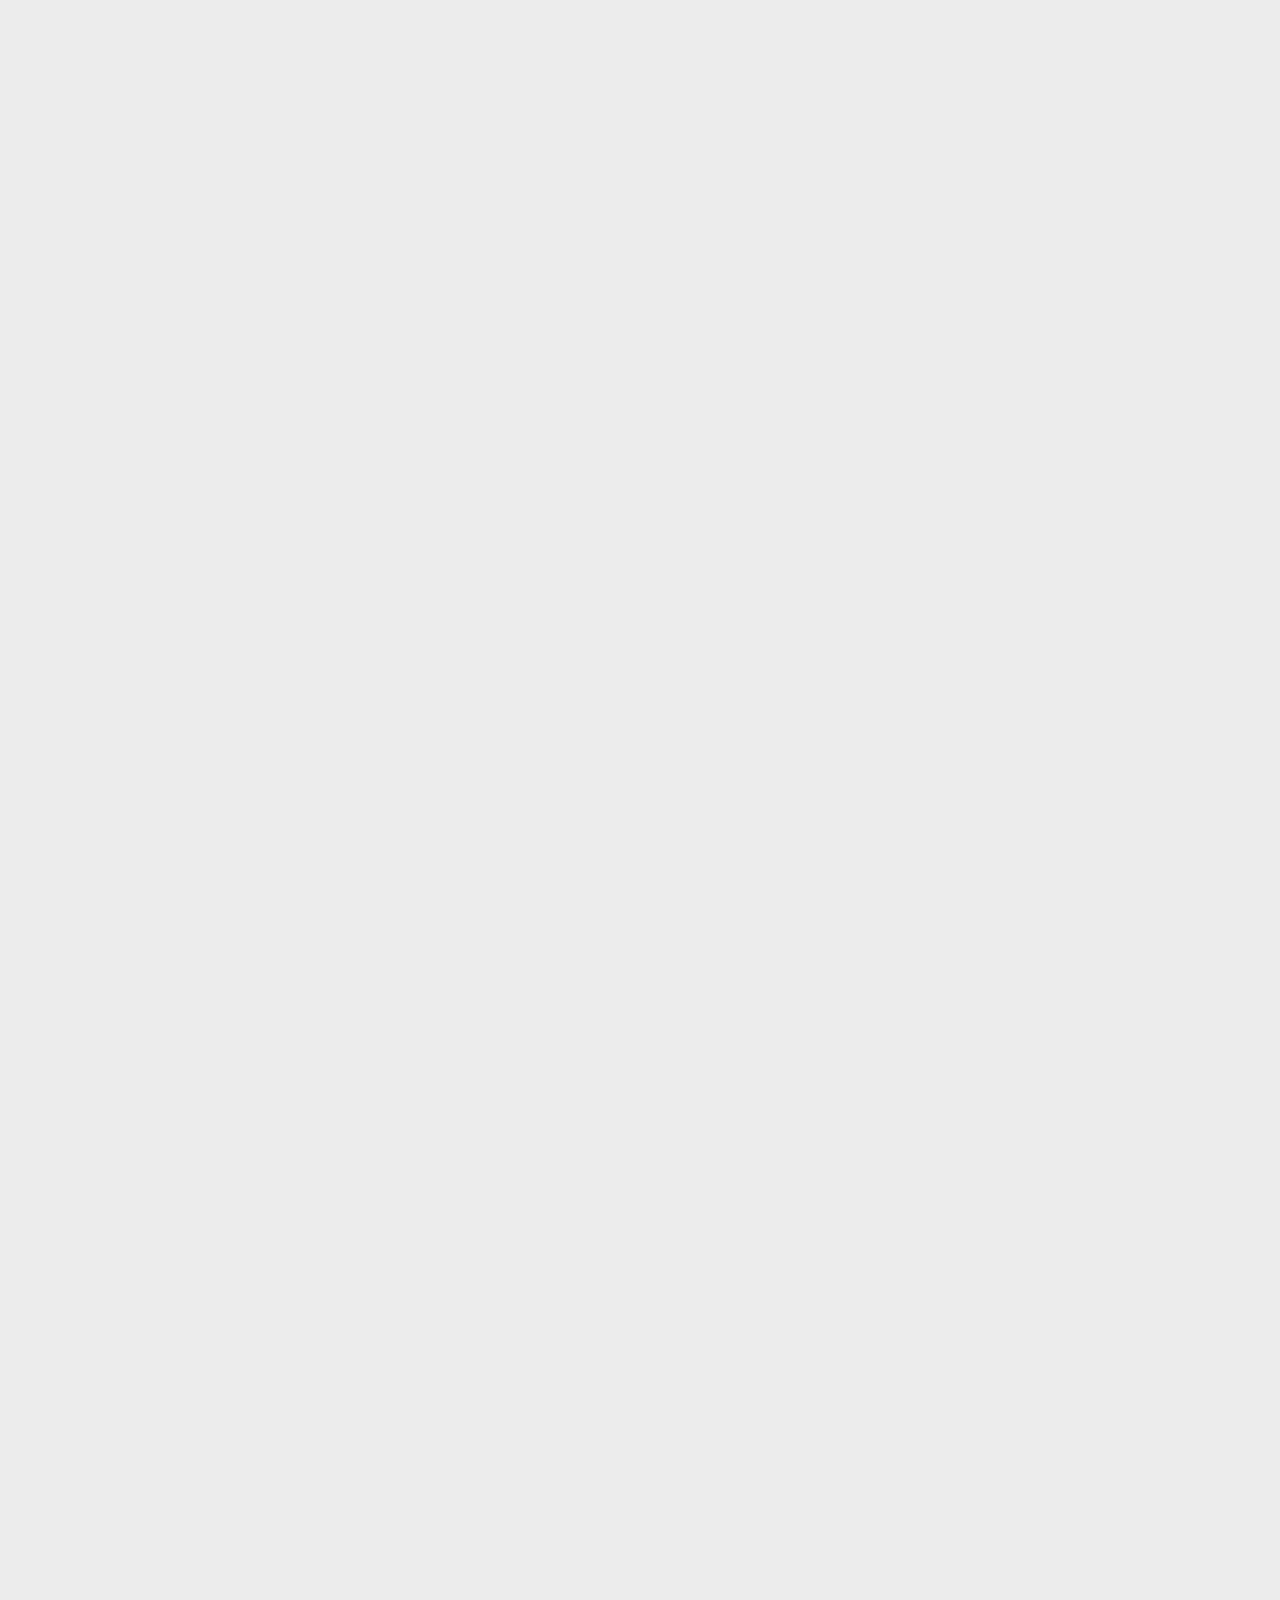
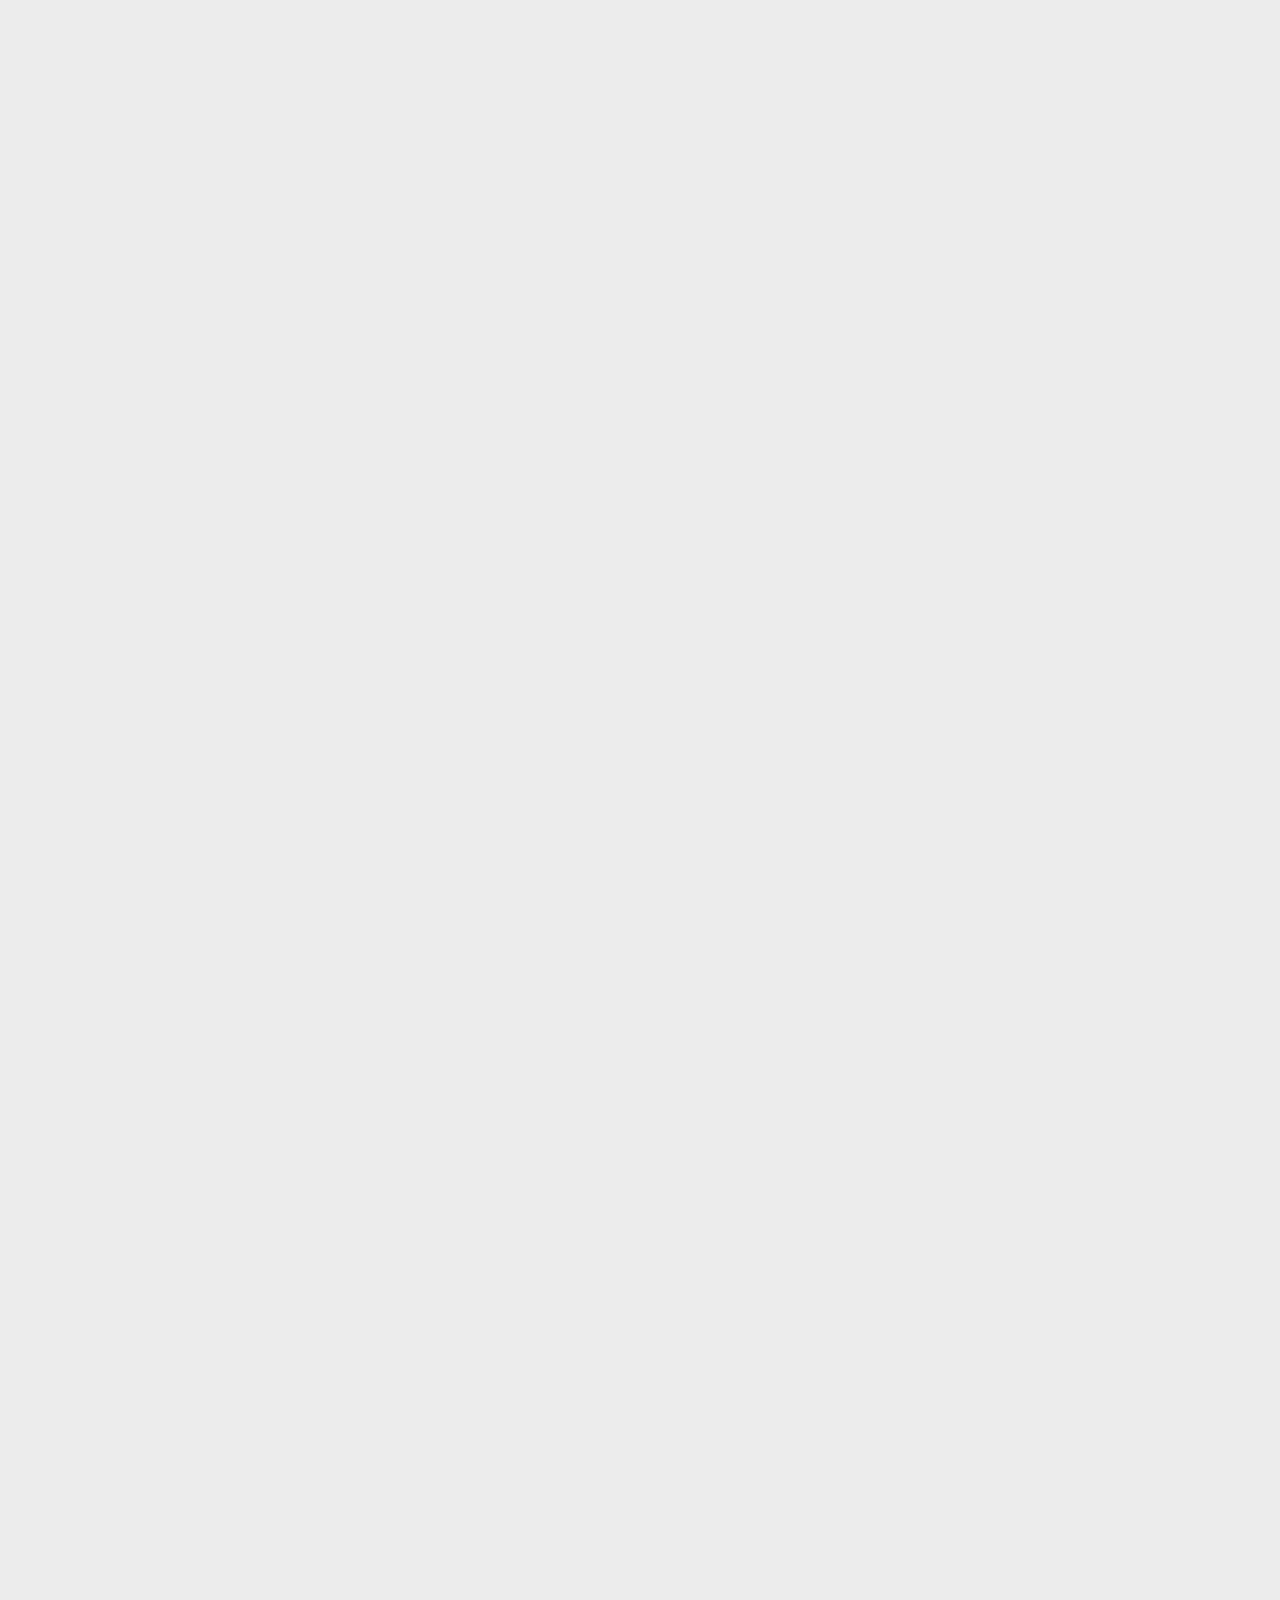
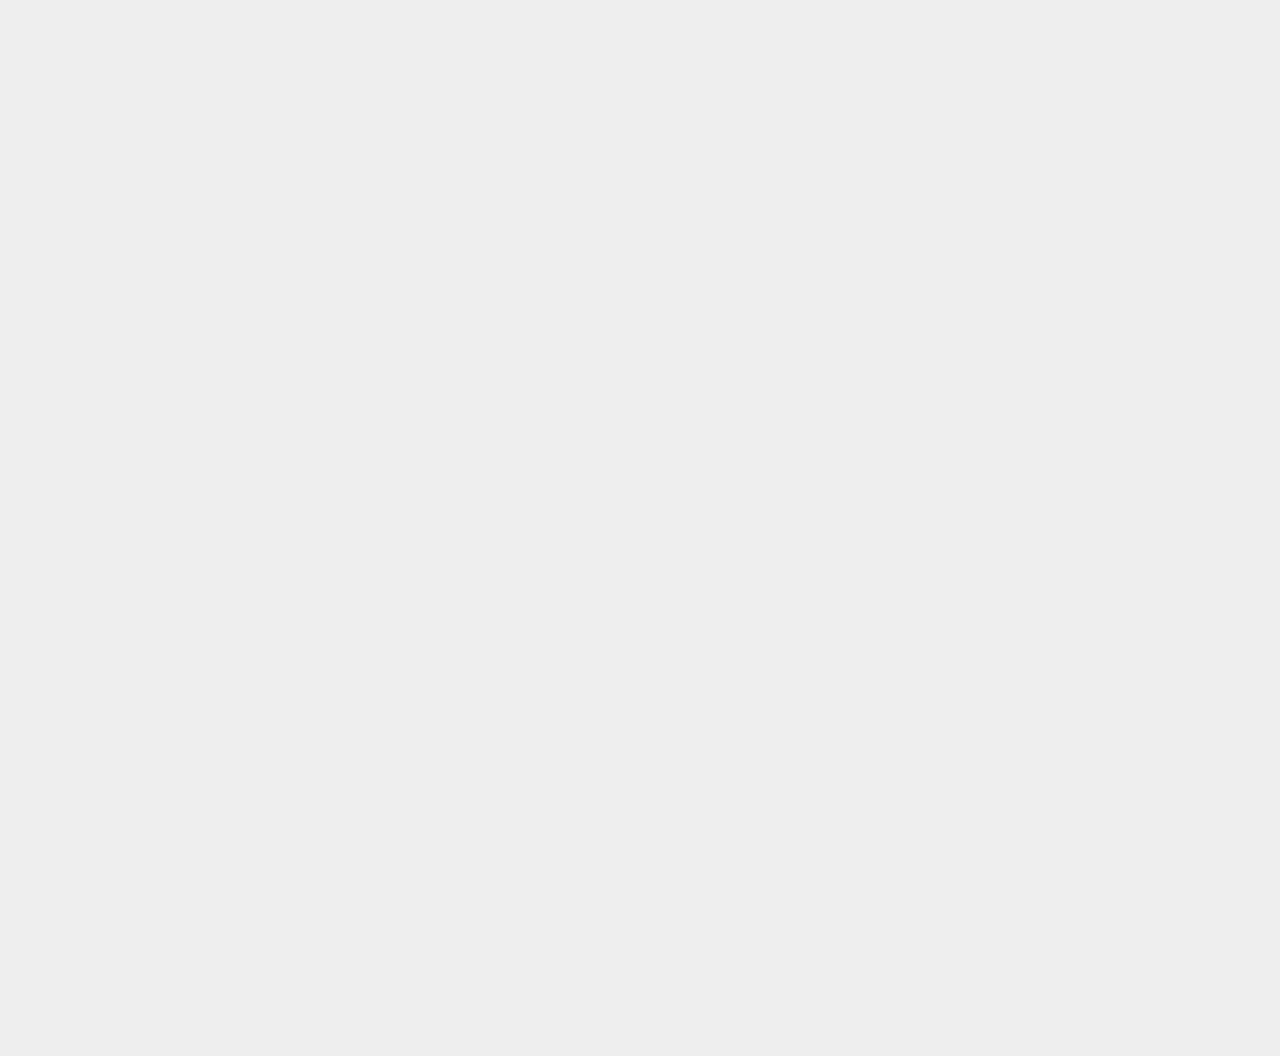
<file: stackedareamultiples.html>
<!DOCTYPE html>
<html>
	<head>
		<title>U-Boat Timeline</title>
		<link rel="stylesheet" href="css/style.css">
		<link rel="stylesheet" href="css/grid12.css">
<!--
		<script src="https://ajax.googleapis.com/ajax/libs/jquery/2.1.4/jquery.min.js"></script>
			<script>if (typeof jQuery === 'undefined') {document.write(unescape('js/jquery.js'));}</script>
-->
		<script src="js/jquery.js" charset="utf-8"></script>
		<script src="js/d3.min.js" charset="utf-8"></script>
	</head>

	<body>
		<div id="description">
			<h1>U-Boat Successes Over Time</h1>
			<p>
				This visualization is a timeline of all sinkings by U-Boats. Visit the <a href="https://github.com/kadenhendron/uboat-data">GitHub repository</a> to access the source data and code. Read the <a href="https://medium.com/@kadenhendron/germany-s-u-boats-data-visualization-6e018c6c174#.t6be2ew0i">companion piece</a> on Medium to see more U-Boat data visualizations.
			</p>
		</div>

		<div id="chart-container">
			<div id="chart"></div>
		</div>

		<table id="tooltip"></table>

		<style>

			.axis path,
			.axis line {
				fill: none;
				stroke: #000;
				shape-rendering: crispEdges;
			}

			.area {
				fill: steelblue;
			}

			.line {
			  fill: none;
			  stroke: #666;
			  stroke-width: 1.5px;
			}

			.bar {
				fill: #3670bc;
				opacity: .8;
			}

		</style>

		<script>

			var margin = {top: 20, right: 20, bottom: 30, left: 50},
				width = 960 - margin.left - margin.right,
				height = 200 - margin.top - margin.bottom;

			var	minDate = new Date("1/1/1938"),
				maxDate = new Date("1/1/1946")

			//var x = d3.scaleTime()
			//	.rangeRound([0, width]);
			var	x = d3.time.scale()
				.domain([minDate, maxDate])
				.range([0, width]);

			var y = d3.scale.linear()
				.domain([0, 76])
				.rangeRound([height, 0]);

			var xAxis = d3.svg.axis()
				.scale(x)
				.orient("bottom");

			var yAxis = d3.svg.axis()
				.scale(y)
				.orient("left");


			var area = d3.svg.area()
				.x(function(d) {return x(d.month); })
				.y0(height)
				.y1(function(d) { return y(d.count); });

			var line = d3.svg.line()
				.x(function(d) { return x(d.month); })
				.y(function(d) { return y(d.count); });


			function sortByDateAscending(a, b) {
				// Dates will be cast to numbers automagically:
				return a.month - b.month;
			}

			d3.csv("data/uboat-target-data.csv", convertStrings, function(error, data) {
				if (error) throw error;

				var nationalities = d3.nest()
					.key(function(d) { return d.nationality; })
					.key(function(d) {
						return d3.time.month(d.attack_date);
					})
					//.sortKeys(d3.ascending)
					.rollup(function(v) {
						return v.length;
					})
					.entries(data);

				x.ticks(d3.time.month);

				nationalities.forEach(function(d,i) {
					d.maxCount = d3.max(d.values, function(n) { return n.values; });
					//d.id = i

					d.totalSunk = 0
					d.values.forEach(function(n) {
						n.month = new Date(n.key)
						n.count = +n.values
						d.totalSunk = d.totalSunk + n.count

						d.values = d.values.sort(sortByDateAscending);
					});

//					var d.values = x.ticks().map(function(monthBucket) {
//						return _.find(data, {date: monthBucket}) || {date: monthBucket, value: 0};
//					});

				});

				nationalities.sort(function(a, b) { return b.totalSunk - a.totalSunk ;} );

				nationalities.forEach(function(d,i) {
					d.id = i
				});

				console.log(JSON.stringify(nationalities));

//				x.domain([
//					d3.min(nationalities, function(d) { return d.values[0].month; }),
//					d3.max(nationalities, function(d) { return d.values[d.values.length - 1].month; })
//				]);

				//x.domain(d3.extent(nationalities, function(d) { return d.date; }));
				//y.domain([0, d3.max(targetCount, function(d) { return d.count; })]);



				var svg = d3.select("body")
					.append("svg")
					  .attr("width", width + margin.left + margin.right)
					  .attr("height", function(d) { return (height*nationalities.length); });

				var svgGroup = svg.selectAll("g")
					.data(nationalities)
					.enter()
					.append("g")
						.attr("width", width + margin.left + margin.right)
						.attr("height", height + margin.top + margin.bottom)
						.attr("transform", function(d) { return "translate(0," + d.id*(height-.8*height) + ")"; });

				  // Add the area path elements. Note: the y-domain is set per element.
//				  svgGroup.append("path")
//					  .attr("class", "area")
//					  .attr("d", function(d) { return area(d.values); });

				  // Add the line path elements. Note: the y-domain is set per element.
//				  svgGroup.append("path")
//					  .attr("class", "line")
//					  .attr("d", function(d) { return line(d.values); });
//
//				var circle = svgGroup.selectAll("circle")
//					.data(function(d) {return d.values;})
//					.enter()
//					.append("circle")
//					  .attr("class", "dot")
//					  .attr("r", 2)
//					  .attr("cx", function(n) { return x(n.month); })
//					  .attr("cy", function(n) { return y(n.count); })
//					  .style("fill", "Red")
//					  ;

				var bar = svgGroup.selectAll("rect")
					.data(function(d) {return d.values;})
					.enter()
					.append("rect")
					  .attr("class", "bar")
					  .attr("x", function(n) { return x(n.month); })
					  .attr("y", function(n) { return y(n.count); })
					  .attr("width", 7)
					  .attr("height", function(n) { return height - y(n.count); });

				  // Add a small label for the symbol name.
				  svgGroup.append("text")
					  .attr("x", 6)
					  .attr("y", height - 6)
					  .style("text-anchor", "start")
					  .text(function(d) { return d.key; });
			});

			function convertStrings(d) {
			  d.id = +d.id;
			  d.attack_date = new Date(d.attack_date);
			  return d;
			}
		</script>
	</body>
</html>
</file>
<file: css/style.css>
@font-face {
  font-family: 'bold';
  src: url("../fonts/bold.eot");
  src: url("../fonts/bold.eot?#iefix") format("embedded-opentype"), url("../fonts/bold.woff") format("woff"), url("../fonts/bold.ttf") format("truetype"), url("../fonts/bold.svg#bold") format("svg"); }

@font-face {
  font-family: 'regular';
  src: url("../fonts/regular.eot");
  src: url("../fonts/regular.eot?#iefix") format("embedded-opentype"), url("../fonts/regular.woff") format("woff"), url("../fonts/regular.ttf") format("truetype"), url("../fonts/regular.svg#bold") format("svg"); }

@font-face {
  font-family: 'mono2';
  src: url("../fonts/mono2.eot");
  src: url("../fonts/mono2.eot?#iefix") format("embedded-opentype"), url("../fonts/mono2.woff") format("woff"), url("../fonts/mono2.ttf") format("truetype"), url("../fonts/mono2.svg#bold") format("svg"); }

/* line 52, C:/Users/Kaden/Documents/GitHub/uboat-data/css/style.scss */
html {
  background-color: #eee;
  margin: 0;
  padding: 0;
  max-width: 1400px;
  margin: 0 auto; }

/* line 59, C:/Users/Kaden/Documents/GitHub/uboat-data/css/style.scss */
body {
  position: relative;
  font-family: "mono2", Helvetica, sans-serif;
  color: #333;
  margin: 0;
  padding: 0;
  padding: 0 40px;
  margin: 0 auto 160px;
  max-width: 1400px; }
  @media screen and (max-width: 568px) {
	/* line 59, C:/Users/Kaden/Documents/GitHub/uboat-data/css/style.scss */
	body {
	  padding: 0 15px; } }

/* line 72, C:/Users/Kaden/Documents/GitHub/uboat-data/css/style.scss */
h1, h2, h3, h4, h5, h6, p {
  margin: 0;
  padding: 0; }

/* line 78, C:/Users/Kaden/Documents/GitHub/uboat-data/css/style.scss */
#description {
  width: 600px;
  margin: 60px auto 60px; }
  /* line 82, C:/Users/Kaden/Documents/GitHub/uboat-data/css/style.scss */
  #description h1 {
	font-family: "bold", Helvetica, sans-serif;
	margin-bottom: 12px; }
  /* line 87, C:/Users/Kaden/Documents/GitHub/uboat-data/css/style.scss */
  #description p {
	font-family: "regular", Helvetica, sans-serif;
	font-size: 16px;
	line-height: 26px;
	margin: 0 0 16px; }
  /* line 94, C:/Users/Kaden/Documents/GitHub/uboat-data/css/style.scss */
  #description a {
	text-decoration: none;
	font-family: "bold", Helvetica, sans-serif;
	display: inline-block; }
  /* line 100, C:/Users/Kaden/Documents/GitHub/uboat-data/css/style.scss */
  #description a:link {
	color: #333; }
  /* line 101, C:/Users/Kaden/Documents/GitHub/uboat-data/css/style.scss */
  #description a:visited {
	color: #333; }
  /* line 102, C:/Users/Kaden/Documents/GitHub/uboat-data/css/style.scss */
  #description a:hover {
	color: #000;
	text-decoration: underline; }
  /* line 103, C:/Users/Kaden/Documents/GitHub/uboat-data/css/style.scss */
  #description a:active {
	color: #333; }

/* line 105, C:/Users/Kaden/Documents/GitHub/uboat-data/css/style.scss */
#chart-container {
  position: relative; }

/* line 109, C:/Users/Kaden/Documents/GitHub/uboat-data/css/style.scss */
#chart {
  position: relative;
  margin-right: 240px;
  font-size: 12px; }

/* line 115, C:/Users/Kaden/Documents/GitHub/uboat-data/css/style.scss */
#legend {
  position: absolute;
  top: 6px;
  right: 0;
  margin: 0 0 20px;
  z-index: 3; }

/* line 123, C:/Users/Kaden/Documents/GitHub/uboat-data/css/style.scss */
#legend, #filter {
  border: 2px solid #666;
  right: 0;
  width: 200px;
  text-align: left;
  background-color: #eee; }
  /* line 133, C:/Users/Kaden/Documents/GitHub/uboat-data/css/style.scss */
  #legend th, #filter th {
	font-size: 16px;
	padding: 12px; }
  /* line 138, C:/Users/Kaden/Documents/GitHub/uboat-data/css/style.scss */
  #legend td, #filter td {
	font-size: 14px;
	padding: 12px 12px 6px; }
	/* line 142, C:/Users/Kaden/Documents/GitHub/uboat-data/css/style.scss */
	#legend td h3, #filter td h3 {
	  position: relative;
	  font-weight: bold;
	  font-size: 14px;
	  margin: 0 0 4px; }
	  /* line 148, C:/Users/Kaden/Documents/GitHub/uboat-data/css/style.scss */
	  #legend td h3 span, #filter td h3 span {
		font-weight: normal;
		position: absolute;
		right: 0;
		top: 0;
		font-size: 14px;
		text-align: right; }

/* line 161, C:/Users/Kaden/Documents/GitHub/uboat-data/css/style.scss */
#tooltip {
  position: fixed;
  text-align: left;
  background: #fff;
  border: 2px solid #333;
  pointer-events: none;
  z-index: 10;
  opacity: 0;
  font-size: 12px; }

/* line 172, C:/Users/Kaden/Documents/GitHub/uboat-data/css/style.scss */
#tooltip tr:nth-child(1) td:nth-child(1) {
  font-weight: bold; }

/* line 179, C:/Users/Kaden/Documents/GitHub/uboat-data/css/style.scss */
table, th, td {
  border-collapse: collapse;
  border: 1px solid #333;
  padding: 8px; }

/* line 185, C:/Users/Kaden/Documents/GitHub/uboat-data/css/style.scss */
.x-axis-container {
  position: absolute;
  top: -8px;
  left: 0px;
  z-index: 2; }

/* line 192, C:/Users/Kaden/Documents/GitHub/uboat-data/css/style.scss */
.axis {
  color: #333; }

/* line 200, C:/Users/Kaden/Documents/GitHub/uboat-data/css/style.scss */
.x {
  pointer-events: none; }

/* line 204, C:/Users/Kaden/Documents/GitHub/uboat-data/css/style.scss */
.axis path {
  display: none; }

/* line 208, C:/Users/Kaden/Documents/GitHub/uboat-data/css/style.scss */
.axis line {
  fill: none;
  stroke: #ccc;
  shape-rendering: crispEdges; }

/* line 214, C:/Users/Kaden/Documents/GitHub/uboat-data/css/style.scss */
.x-axis-overlay line {
  fill: none;
  stroke: #ccc;
  shape-rendering: crispEdges; }

/* line 220, C:/Users/Kaden/Documents/GitHub/uboat-data/css/style.scss */
.target-line {
  pointer-events: none; }

/* line 224, C:/Users/Kaden/Documents/GitHub/uboat-data/css/style.scss */
#markers-group {
  pointer-events: none; }

/* line 228, C:/Users/Kaden/Documents/GitHub/uboat-data/css/style.scss */
div.annotation {
  position: absolute;
  text-align: left;
  top: 0;
  color: #e75b5c; }

/* line 235, C:/Users/Kaden/Documents/GitHub/uboat-data/css/style.scss */
.sticky {
  position: fixed; }

/* line 239, C:/Users/Kaden/Documents/GitHub/uboat-data/css/style.scss */
.target {
  float: left;
  background-color: #999;
  margin: 3px; }

/* line 245, C:/Users/Kaden/Documents/GitHub/uboat-data/css/style.scss */
.year {
  fill: none;
  stroke: black;
  shape-rendering: crispEdges;
  display: none; }

/* line 252, C:/Users/Kaden/Documents/GitHub/uboat-data/css/style.scss */
#ships-shown {
  margin: 6px 0;
  color: #666; }

/* line 257, C:/Users/Kaden/Documents/GitHub/uboat-data/css/style.scss */
select {
  border: 1px solid #333;
  background: #eee;
  width: 100%;
  height: 34px;
  font-family: "mono2", Helvetica, sans-serif;
  padding: 6px 8px; }
  /* line 265, C:/Users/Kaden/Documents/GitHub/uboat-data/css/style.scss */
  select option {
	padding: 6px 8px; }

/* line 270, C:/Users/Kaden/Documents/GitHub/uboat-data/css/style.scss */
select:focus {
  outline: none;
  background: #fff; }

/* line 275, C:/Users/Kaden/Documents/GitHub/uboat-data/css/style.scss */
input[type="button"] {
  font-family: "mono2", Helvetica, sans-serif;
  text-transform: uppercase;
  margin: 6px 0;
  padding: 6px 12px;
  width: 100%;
  text-align: center;
  background: #eee;
  border: 1px solid #333;
  cursor: pointer;
  -webkit-border-radius: 20px;
  border-radius: 20px; }

/* line 289, C:/Users/Kaden/Documents/GitHub/uboat-data/css/style.scss */
input[type="button"]:focus {
  outline: none; }

/* line 293, C:/Users/Kaden/Documents/GitHub/uboat-data/css/style.scss */
input[type="button"]:hover {
  background: #ccc; }

/* line 297, C:/Users/Kaden/Documents/GitHub/uboat-data/css/style.scss */
.select-container {
  width: 100%;
  position: relative;
  padding-right: 33px;
  margin: 4px 0 10px; }

/* line 304, C:/Users/Kaden/Documents/GitHub/uboat-data/css/style.scss */
.reset-filter {
  width: 34px;
  height: 34px;
  position: absolute;
  right: 0;
  top: 0;
  background-image: url("../images/reset.png");
  background-size: cover;
  border: 1px solid #333;
  cursor: pointer; }

/* line 316, C:/Users/Kaden/Documents/GitHub/uboat-data/css/style.scss */
.reset-filter:hover {
  background-color: #ccc; }

/*# sourceMappingURL=style.css.map */
</file>
<file: css/grid12.css>
@-ms-viewport {
  width: device-width;
}
.visible-xs,
.visible-sm,
.visible-md,
.visible-lg {
  display: none !important;
}
.visible-xs-block,
.visible-xs-inline,
.visible-xs-inline-block,
.visible-sm-block,
.visible-sm-inline,
.visible-sm-inline-block,
.visible-md-block,
.visible-md-inline,
.visible-md-inline-block,
.visible-lg-block,
.visible-lg-inline,
.visible-lg-inline-block {
  display: none !important;
}
@media (max-width: 767px) {
  .visible-xs {
    display: block !important;
  }
  table.visible-xs {
    display: table;
  }
  tr.visible-xs {
    display: table-row !important;
  }
  th.visible-xs,
  td.visible-xs {
    display: table-cell !important;
  }
}
@media (max-width: 767px) {
  .visible-xs-block {
    display: block !important;
  }
}
@media (max-width: 767px) {
  .visible-xs-inline {
    display: inline !important;
  }
}
@media (max-width: 767px) {
  .visible-xs-inline-block {
    display: inline-block !important;
  }
}
@media (min-width: 768px) and (max-width: 991px) {
  .visible-sm {
    display: block !important;
  }
  table.visible-sm {
    display: table;
  }
  tr.visible-sm {
    display: table-row !important;
  }
  th.visible-sm,
  td.visible-sm {
    display: table-cell !important;
  }
}
@media (min-width: 768px) and (max-width: 991px) {
  .visible-sm-block {
    display: block !important;
  }
}
@media (min-width: 768px) and (max-width: 991px) {
  .visible-sm-inline {
    display: inline !important;
  }
}
@media (min-width: 768px) and (max-width: 991px) {
  .visible-sm-inline-block {
    display: inline-block !important;
  }
}
@media (min-width: 992px) and (max-width: 1199px) {
  .visible-md {
    display: block !important;
  }
  table.visible-md {
    display: table;
  }
  tr.visible-md {
    display: table-row !important;
  }
  th.visible-md,
  td.visible-md {
    display: table-cell !important;
  }
}
@media (min-width: 992px) and (max-width: 1199px) {
  .visible-md-block {
    display: block !important;
  }
}
@media (min-width: 992px) and (max-width: 1199px) {
  .visible-md-inline {
    display: inline !important;
  }
}
@media (min-width: 992px) and (max-width: 1199px) {
  .visible-md-inline-block {
    display: inline-block !important;
  }
}
@media (min-width: 1200px) {
  .visible-lg {
    display: block !important;
  }
  table.visible-lg {
    display: table;
  }
  tr.visible-lg {
    display: table-row !important;
  }
  th.visible-lg,
  td.visible-lg {
    display: table-cell !important;
  }
}
@media (min-width: 1200px) {
  .visible-lg-block {
    display: block !important;
  }
}
@media (min-width: 1200px) {
  .visible-lg-inline {
    display: inline !important;
  }
}
@media (min-width: 1200px) {
  .visible-lg-inline-block {
    display: inline-block !important;
  }
}
@media (max-width: 767px) {
  .hidden-xs {
    display: none !important;
  }
}
@media (min-width: 768px) and (max-width: 991px) {
  .hidden-sm {
    display: none !important;
  }
}
@media (min-width: 992px) and (max-width: 1199px) {
  .hidden-md {
    display: none !important;
  }
}
@media (min-width: 1200px) {
  .hidden-lg {
    display: none !important;
  }
}
.visible-print {
  display: none !important;
}
@media print {
  .visible-print {
    display: block !important;
  }
  table.visible-print {
    display: table;
  }
  tr.visible-print {
    display: table-row !important;
  }
  th.visible-print,
  td.visible-print {
    display: table-cell !important;
  }
}
.visible-print-block {
  display: none !important;
}
@media print {
  .visible-print-block {
    display: block !important;
  }
}
.visible-print-inline {
  display: none !important;
}
@media print {
  .visible-print-inline {
    display: inline !important;
  }
}
.visible-print-inline-block {
  display: none !important;
}
@media print {
  .visible-print-inline-block {
    display: inline-block !important;
  }
}
@media print {
  .hidden-print {
    display: none !important;
  }
}
.container {
  margin-right: auto;
  margin-left: auto;
  padding-left: 15px;
  padding-right: 15px;
}
@media (min-width: 768px) {
  .container {
    width: 750px;
  }
}
@media (min-width: 992px) {
  .container {
    width: 970px;
  }
}
@media (min-width: 1200px) {
  .container {
    width: 1170px;
  }
}
.container-fluid {
  margin-right: auto;
  margin-left: auto;
  padding-left: 15px;
  padding-right: 15px;
}
.row {
  margin-left: -15px;
  margin-right: -15px;
}
.col, .col-xs-1, .col-sm-1, .col-md-1, .col-lg-1, .col-xs-2, .col-sm-2, .col-md-2, .col-lg-2, .col-xs-3, .col-sm-3, .col-md-3, .col-lg-3, .col-xs-4, .col-sm-4, .col-md-4, .col-lg-4, .col-xs-5, .col-sm-5, .col-md-5, .col-lg-5, .col-xs-6, .col-sm-6, .col-md-6, .col-lg-6, .col-xs-7, .col-sm-7, .col-md-7, .col-lg-7, .col-xs-8, .col-sm-8, .col-md-8, .col-lg-8, .col-xs-9, .col-sm-9, .col-md-9, .col-lg-9, .col-xs-10, .col-sm-10, .col-md-10, .col-lg-10, .col-xs-11, .col-sm-11, .col-md-11, .col-lg-11, .col-xs-12, .col-sm-12, .col-md-12, .col-lg-12 {
  position: relative;
  min-height: 1px;
  padding-left: 15px;
  padding-right: 15px;
}
.col, .col-xs-1, .col-xs-2, .col-xs-3, .col-xs-4, .col-xs-5, .col-xs-6, .col-xs-7, .col-xs-8, .col-xs-9, .col-xs-10, .col-xs-11, .col-xs-12 {
  float: left;
}
.col-xs-12 {
  width: 100%;
}
.col-xs-11 {
  width: 91.66666667%;
}
.col-xs-10 {
  width: 83.33333333%;
}
.col-xs-9 {
  width: 75%;
}
.col-xs-8 {
  width: 66.66666667%;
}
.col-xs-7 {
  width: 58.33333333%;
}
.col-xs-6 {
  width: 50%;
}
.col-xs-5 {
  width: 41.66666667%;
}
.col-xs-4 {
  width: 33.33333333%;
}
.col-xs-3 {
  width: 25%;
}
.col-xs-2 {
  width: 16.66666667%;
}
.col-xs-1 {
  width: 8.33333333%;
}
.col-xs-pull-12 {
  right: 100%;
}
.col-xs-pull-11 {
  right: 91.66666667%;
}
.col-xs-pull-10 {
  right: 83.33333333%;
}
.col-xs-pull-9 {
  right: 75%;
}
.col-xs-pull-8 {
  right: 66.66666667%;
}
.col-xs-pull-7 {
  right: 58.33333333%;
}
.col-xs-pull-6 {
  right: 50%;
}
.col-xs-pull-5 {
  right: 41.66666667%;
}
.col-xs-pull-4 {
  right: 33.33333333%;
}
.col-xs-pull-3 {
  right: 25%;
}
.col-xs-pull-2 {
  right: 16.66666667%;
}
.col-xs-pull-1 {
  right: 8.33333333%;
}
.col-xs-pull-0 {
  right: auto;
}
.col-xs-push-12 {
  left: 100%;
}
.col-xs-push-11 {
  left: 91.66666667%;
}
.col-xs-push-10 {
  left: 83.33333333%;
}
.col-xs-push-9 {
  left: 75%;
}
.col-xs-push-8 {
  left: 66.66666667%;
}
.col-xs-push-7 {
  left: 58.33333333%;
}
.col-xs-push-6 {
  left: 50%;
}
.col-xs-push-5 {
  left: 41.66666667%;
}
.col-xs-push-4 {
  left: 33.33333333%;
}
.col-xs-push-3 {
  left: 25%;
}
.col-xs-push-2 {
  left: 16.66666667%;
}
.col-xs-push-1 {
  left: 8.33333333%;
}
.col-xs-push-0 {
  left: auto;
}
.col-xs-offset-12 {
  margin-left: 100%;
}
.col-xs-offset-11 {
  margin-left: 91.66666667%;
}
.col-xs-offset-10 {
  margin-left: 83.33333333%;
}
.col-xs-offset-9 {
  margin-left: 75%;
}
.col-xs-offset-8 {
  margin-left: 66.66666667%;
}
.col-xs-offset-7 {
  margin-left: 58.33333333%;
}
.col-xs-offset-6 {
  margin-left: 50%;
}
.col-xs-offset-5 {
  margin-left: 41.66666667%;
}
.col-xs-offset-4 {
  margin-left: 33.33333333%;
}
.col-xs-offset-3 {
  margin-left: 25%;
}
.col-xs-offset-2 {
  margin-left: 16.66666667%;
}
.col-xs-offset-1 {
  margin-left: 8.33333333%;
}
.col-xs-offset-0 {
  margin-left: 0%;
}
@media (min-width: 768px) {
  .col, .col-sm-1, .col-sm-2, .col-sm-3, .col-sm-4, .col-sm-5, .col-sm-6, .col-sm-7, .col-sm-8, .col-sm-9, .col-sm-10, .col-sm-11, .col-sm-12 {
    float: left;
  }
  .col-sm-12 {
    width: 100%;
  }
  .col-sm-11 {
    width: 91.66666667%;
  }
  .col-sm-10 {
    width: 83.33333333%;
  }
  .col-sm-9 {
    width: 75%;
  }
  .col-sm-8 {
    width: 66.66666667%;
  }
  .col-sm-7 {
    width: 58.33333333%;
  }
  .col-sm-6 {
    width: 50%;
  }
  .col-sm-5 {
    width: 41.66666667%;
  }
  .col-sm-4 {
    width: 33.33333333%;
  }
  .col-sm-3 {
    width: 25%;
  }
  .col-sm-2 {
    width: 16.66666667%;
  }
  .col-sm-1 {
    width: 8.33333333%;
  }
  .col-sm-pull-12 {
    right: 100%;
  }
  .col-sm-pull-11 {
    right: 91.66666667%;
  }
  .col-sm-pull-10 {
    right: 83.33333333%;
  }
  .col-sm-pull-9 {
    right: 75%;
  }
  .col-sm-pull-8 {
    right: 66.66666667%;
  }
  .col-sm-pull-7 {
    right: 58.33333333%;
  }
  .col-sm-pull-6 {
    right: 50%;
  }
  .col-sm-pull-5 {
    right: 41.66666667%;
  }
  .col-sm-pull-4 {
    right: 33.33333333%;
  }
  .col-sm-pull-3 {
    right: 25%;
  }
  .col-sm-pull-2 {
    right: 16.66666667%;
  }
  .col-sm-pull-1 {
    right: 8.33333333%;
  }
  .col-sm-pull-0 {
    right: auto;
  }
  .col-sm-push-12 {
    left: 100%;
  }
  .col-sm-push-11 {
    left: 91.66666667%;
  }
  .col-sm-push-10 {
    left: 83.33333333%;
  }
  .col-sm-push-9 {
    left: 75%;
  }
  .col-sm-push-8 {
    left: 66.66666667%;
  }
  .col-sm-push-7 {
    left: 58.33333333%;
  }
  .col-sm-push-6 {
    left: 50%;
  }
  .col-sm-push-5 {
    left: 41.66666667%;
  }
  .col-sm-push-4 {
    left: 33.33333333%;
  }
  .col-sm-push-3 {
    left: 25%;
  }
  .col-sm-push-2 {
    left: 16.66666667%;
  }
  .col-sm-push-1 {
    left: 8.33333333%;
  }
  .col-sm-push-0 {
    left: auto;
  }
  .col-sm-offset-12 {
    margin-left: 100%;
  }
  .col-sm-offset-11 {
    margin-left: 91.66666667%;
  }
  .col-sm-offset-10 {
    margin-left: 83.33333333%;
  }
  .col-sm-offset-9 {
    margin-left: 75%;
  }
  .col-sm-offset-8 {
    margin-left: 66.66666667%;
  }
  .col-sm-offset-7 {
    margin-left: 58.33333333%;
  }
  .col-sm-offset-6 {
    margin-left: 50%;
  }
  .col-sm-offset-5 {
    margin-left: 41.66666667%;
  }
  .col-sm-offset-4 {
    margin-left: 33.33333333%;
  }
  .col-sm-offset-3 {
    margin-left: 25%;
  }
  .col-sm-offset-2 {
    margin-left: 16.66666667%;
  }
  .col-sm-offset-1 {
    margin-left: 8.33333333%;
  }
  .col-sm-offset-0 {
    margin-left: 0%;
  }
}
@media (min-width: 992px) {
  .col, .col-md-1, .col-md-2, .col-md-3, .col-md-4, .col-md-5, .col-md-6, .col-md-7, .col-md-8, .col-md-9, .col-md-10, .col-md-11, .col-md-12 {
    float: left;
  }
  .col-md-12 {
    width: 100%;
  }
  .col-md-11 {
    width: 91.66666667%;
  }
  .col-md-10 {
    width: 83.33333333%;
  }
  .col-md-9 {
    width: 75%;
  }
  .col-md-8 {
    width: 66.66666667%;
  }
  .col-md-7 {
    width: 58.33333333%;
  }
  .col-md-6 {
    width: 50%;
  }
  .col-md-5 {
    width: 41.66666667%;
  }
  .col-md-4 {
    width: 33.33333333%;
  }
  .col-md-3 {
    width: 25%;
  }
  .col-md-2 {
    width: 16.66666667%;
  }
  .col-md-1 {
    width: 8.33333333%;
  }
  .col-md-pull-12 {
    right: 100%;
  }
  .col-md-pull-11 {
    right: 91.66666667%;
  }
  .col-md-pull-10 {
    right: 83.33333333%;
  }
  .col-md-pull-9 {
    right: 75%;
  }
  .col-md-pull-8 {
    right: 66.66666667%;
  }
  .col-md-pull-7 {
    right: 58.33333333%;
  }
  .col-md-pull-6 {
    right: 50%;
  }
  .col-md-pull-5 {
    right: 41.66666667%;
  }
  .col-md-pull-4 {
    right: 33.33333333%;
  }
  .col-md-pull-3 {
    right: 25%;
  }
  .col-md-pull-2 {
    right: 16.66666667%;
  }
  .col-md-pull-1 {
    right: 8.33333333%;
  }
  .col-md-pull-0 {
    right: auto;
  }
  .col-md-push-12 {
    left: 100%;
  }
  .col-md-push-11 {
    left: 91.66666667%;
  }
  .col-md-push-10 {
    left: 83.33333333%;
  }
  .col-md-push-9 {
    left: 75%;
  }
  .col-md-push-8 {
    left: 66.66666667%;
  }
  .col-md-push-7 {
    left: 58.33333333%;
  }
  .col-md-push-6 {
    left: 50%;
  }
  .col-md-push-5 {
    left: 41.66666667%;
  }
  .col-md-push-4 {
    left: 33.33333333%;
  }
  .col-md-push-3 {
    left: 25%;
  }
  .col-md-push-2 {
    left: 16.66666667%;
  }
  .col-md-push-1 {
    left: 8.33333333%;
  }
  .col-md-push-0 {
    left: auto;
  }
  .col-md-offset-12 {
    margin-left: 100%;
  }
  .col-md-offset-11 {
    margin-left: 91.66666667%;
  }
  .col-md-offset-10 {
    margin-left: 83.33333333%;
  }
  .col-md-offset-9 {
    margin-left: 75%;
  }
  .col-md-offset-8 {
    margin-left: 66.66666667%;
  }
  .col-md-offset-7 {
    margin-left: 58.33333333%;
  }
  .col-md-offset-6 {
    margin-left: 50%;
  }
  .col-md-offset-5 {
    margin-left: 41.66666667%;
  }
  .col-md-offset-4 {
    margin-left: 33.33333333%;
  }
  .col-md-offset-3 {
    margin-left: 25%;
  }
  .col-md-offset-2 {
    margin-left: 16.66666667%;
  }
  .col-md-offset-1 {
    margin-left: 8.33333333%;
  }
  .col-md-offset-0 {
    margin-left: 0%;
  }
}
@media (min-width: 1200px) {
  .col, .col-lg-1, .col-lg-2, .col-lg-3, .col-lg-4, .col-lg-5, .col-lg-6, .col-lg-7, .col-lg-8, .col-lg-9, .col-lg-10, .col-lg-11, .col-lg-12 {
    float: left;
  }
  .col-lg-12 {
    width: 100%;
  }
  .col-lg-11 {
    width: 91.66666667%;
  }
  .col-lg-10 {
    width: 83.33333333%;
  }
  .col-lg-9 {
    width: 75%;
  }
  .col-lg-8 {
    width: 66.66666667%;
  }
  .col-lg-7 {
    width: 58.33333333%;
  }
  .col-lg-6 {
    width: 50%;
  }
  .col-lg-5 {
    width: 41.66666667%;
  }
  .col-lg-4 {
    width: 33.33333333%;
  }
  .col-lg-3 {
    width: 25%;
  }
  .col-lg-2 {
    width: 16.66666667%;
  }
  .col-lg-1 {
    width: 8.33333333%;
  }
  .col-lg-pull-12 {
    right: 100%;
  }
  .col-lg-pull-11 {
    right: 91.66666667%;
  }
  .col-lg-pull-10 {
    right: 83.33333333%;
  }
  .col-lg-pull-9 {
    right: 75%;
  }
  .col-lg-pull-8 {
    right: 66.66666667%;
  }
  .col-lg-pull-7 {
    right: 58.33333333%;
  }
  .col-lg-pull-6 {
    right: 50%;
  }
  .col-lg-pull-5 {
    right: 41.66666667%;
  }
  .col-lg-pull-4 {
    right: 33.33333333%;
  }
  .col-lg-pull-3 {
    right: 25%;
  }
  .col-lg-pull-2 {
    right: 16.66666667%;
  }
  .col-lg-pull-1 {
    right: 8.33333333%;
  }
  .col-lg-pull-0 {
    right: auto;
  }
  .col-lg-push-12 {
    left: 100%;
  }
  .col-lg-push-11 {
    left: 91.66666667%;
  }
  .col-lg-push-10 {
    left: 83.33333333%;
  }
  .col-lg-push-9 {
    left: 75%;
  }
  .col-lg-push-8 {
    left: 66.66666667%;
  }
  .col-lg-push-7 {
    left: 58.33333333%;
  }
  .col-lg-push-6 {
    left: 50%;
  }
  .col-lg-push-5 {
    left: 41.66666667%;
  }
  .col-lg-push-4 {
    left: 33.33333333%;
  }
  .col-lg-push-3 {
    left: 25%;
  }
  .col-lg-push-2 {
    left: 16.66666667%;
  }
  .col-lg-push-1 {
    left: 8.33333333%;
  }
  .col-lg-push-0 {
    left: auto;
  }
  .col-lg-offset-12 {
    margin-left: 100%;
  }
  .col-lg-offset-11 {
    margin-left: 91.66666667%;
  }
  .col-lg-offset-10 {
    margin-left: 83.33333333%;
  }
  .col-lg-offset-9 {
    margin-left: 75%;
  }
  .col-lg-offset-8 {
    margin-left: 66.66666667%;
  }
  .col-lg-offset-7 {
    margin-left: 58.33333333%;
  }
  .col-lg-offset-6 {
    margin-left: 50%;
  }
  .col-lg-offset-5 {
    margin-left: 41.66666667%;
  }
  .col-lg-offset-4 {
    margin-left: 33.33333333%;
  }
  .col-lg-offset-3 {
    margin-left: 25%;
  }
  .col-lg-offset-2 {
    margin-left: 16.66666667%;
  }
  .col-lg-offset-1 {
    margin-left: 8.33333333%;
  }
  .col-lg-offset-0 {
    margin-left: 0%;
  }
}
.clearfix,
.clearfix:before,
.clearfix:after,
.container:before,
.container:after,
.container-fluid:before,
.container-fluid:after,
.row:before,
.row:after {
  content: " ";
  display: table;
}
.clearfix:after,
.container:after,
.container-fluid:after,
.row:after {
  clear: both;
}
.center-block {
  display: block;
  margin-left: auto;
  margin-right: auto;
}
.pull-right {
  float: right !important;
}
.pull-left {
  float: left !important;
}
*,
*:before,
*:after {
  -webkit-box-sizing: border-box;
  -moz-box-sizing: border-box;
  box-sizing: border-box;
}
</file>
